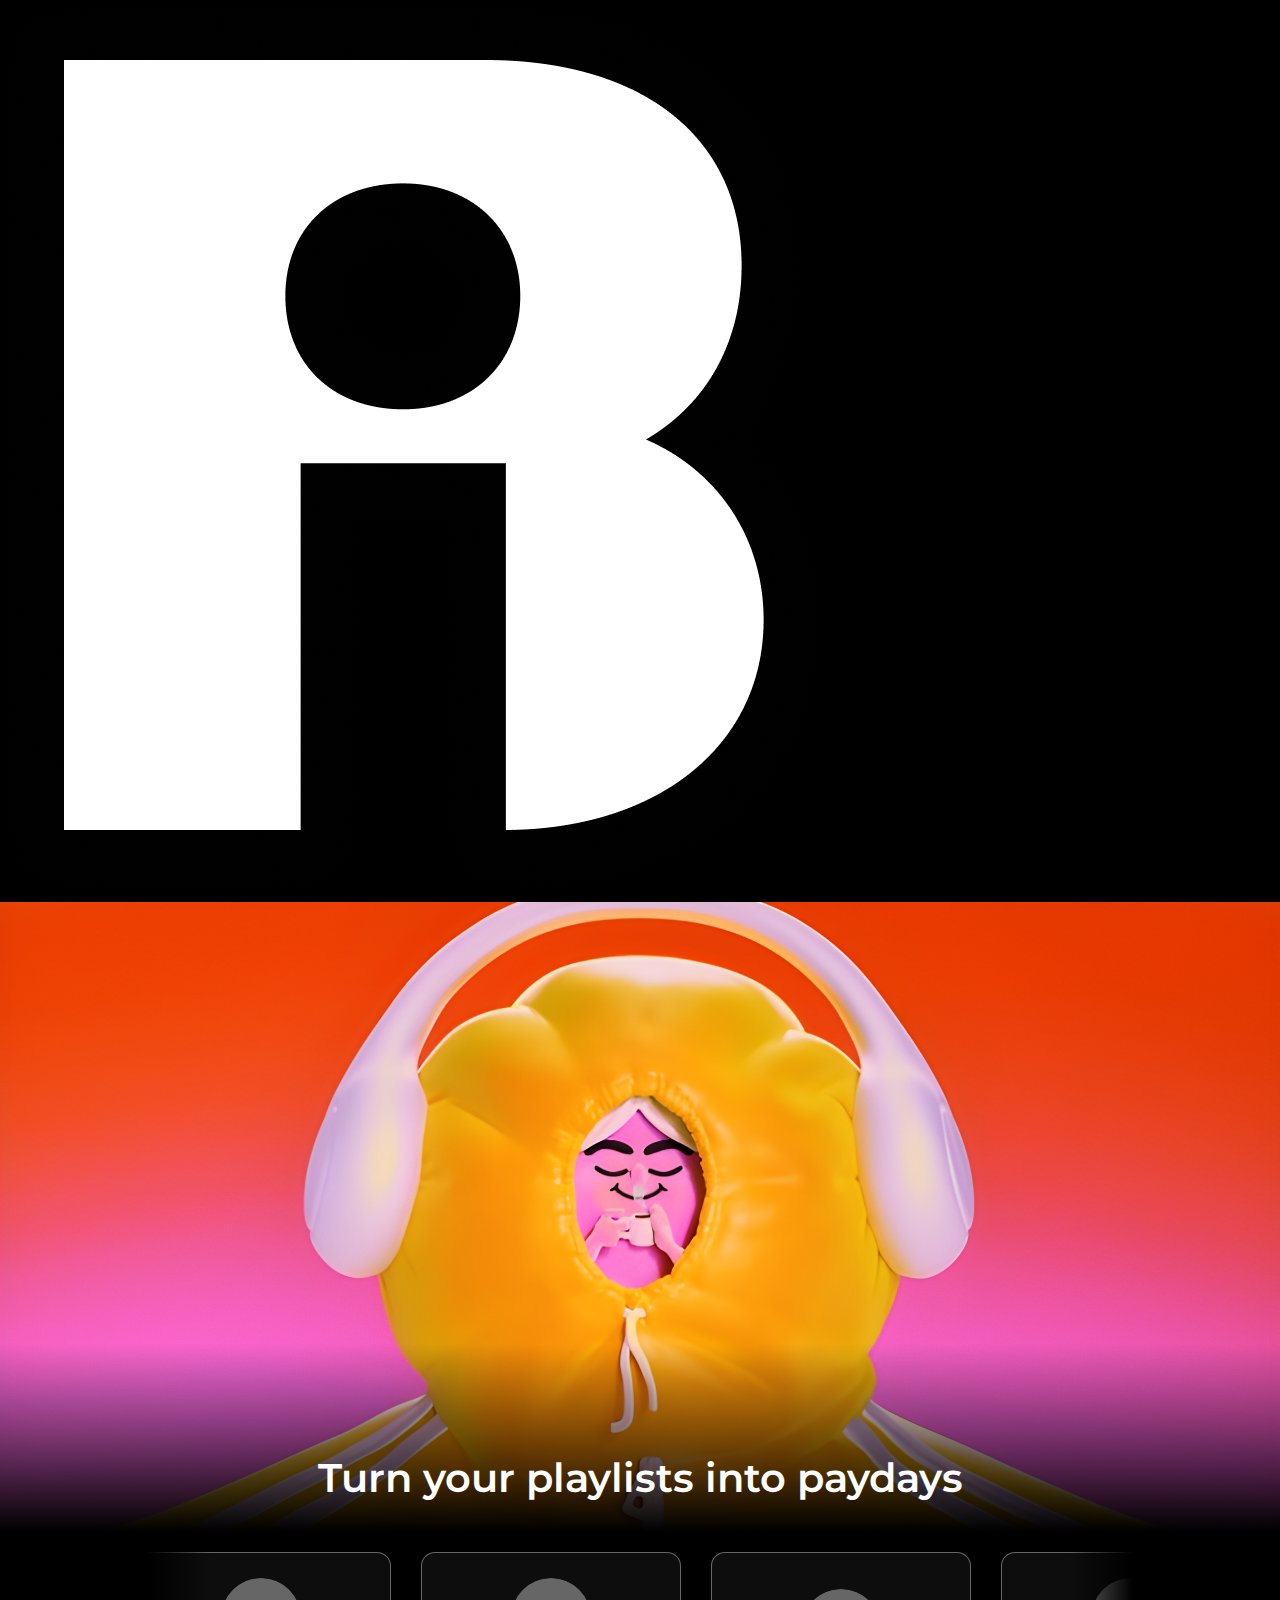
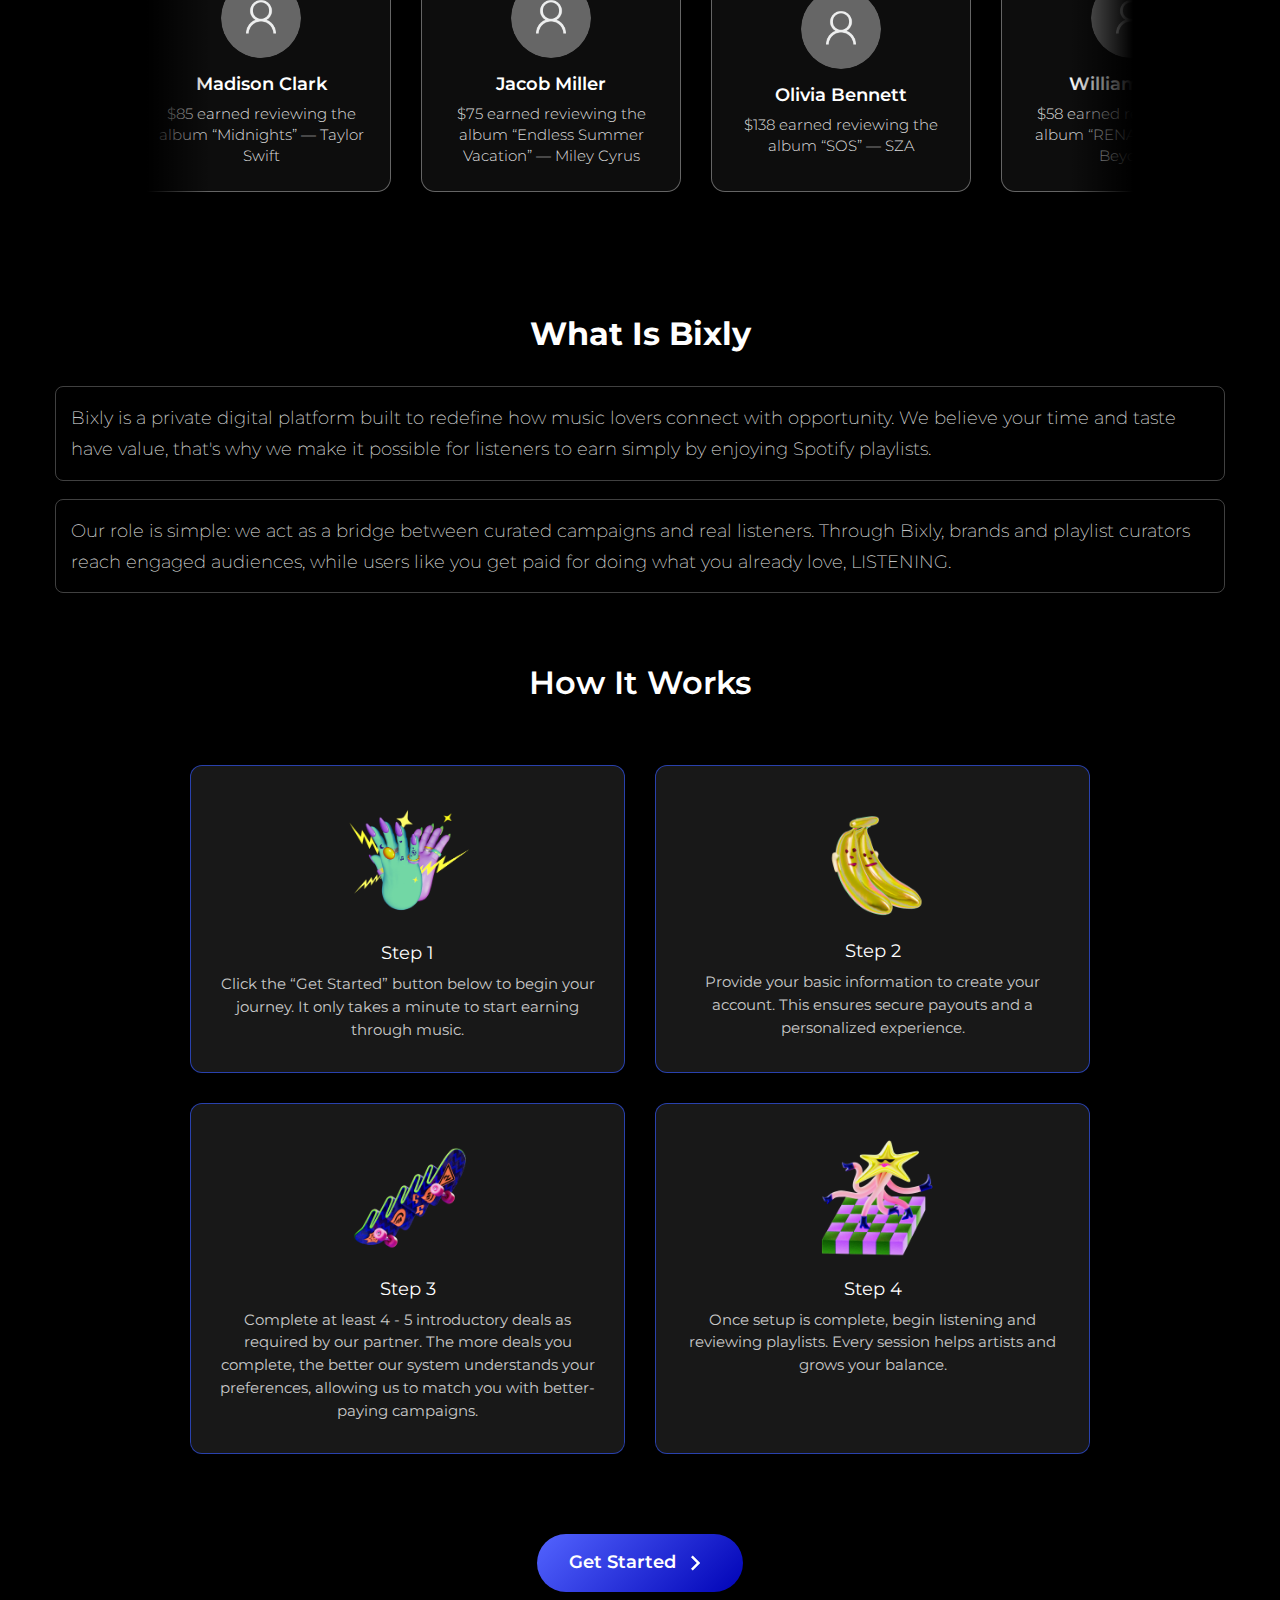
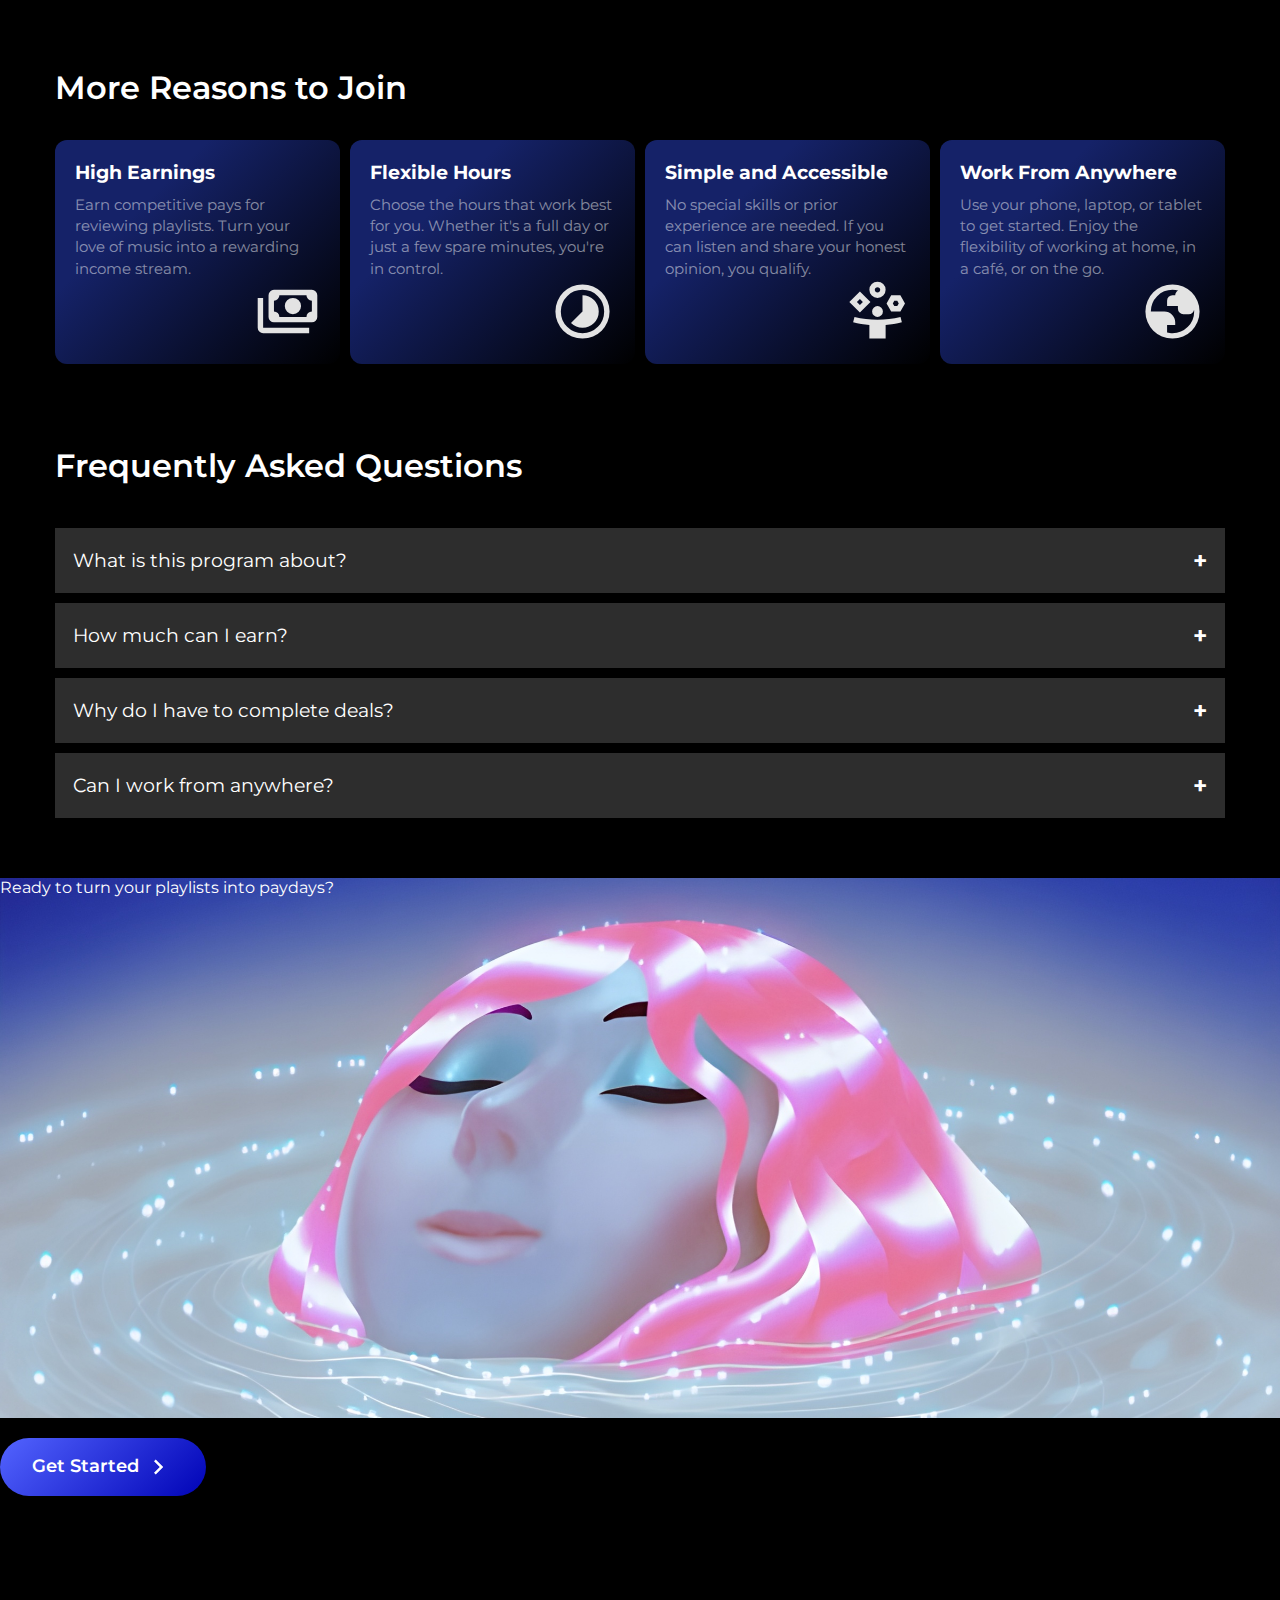
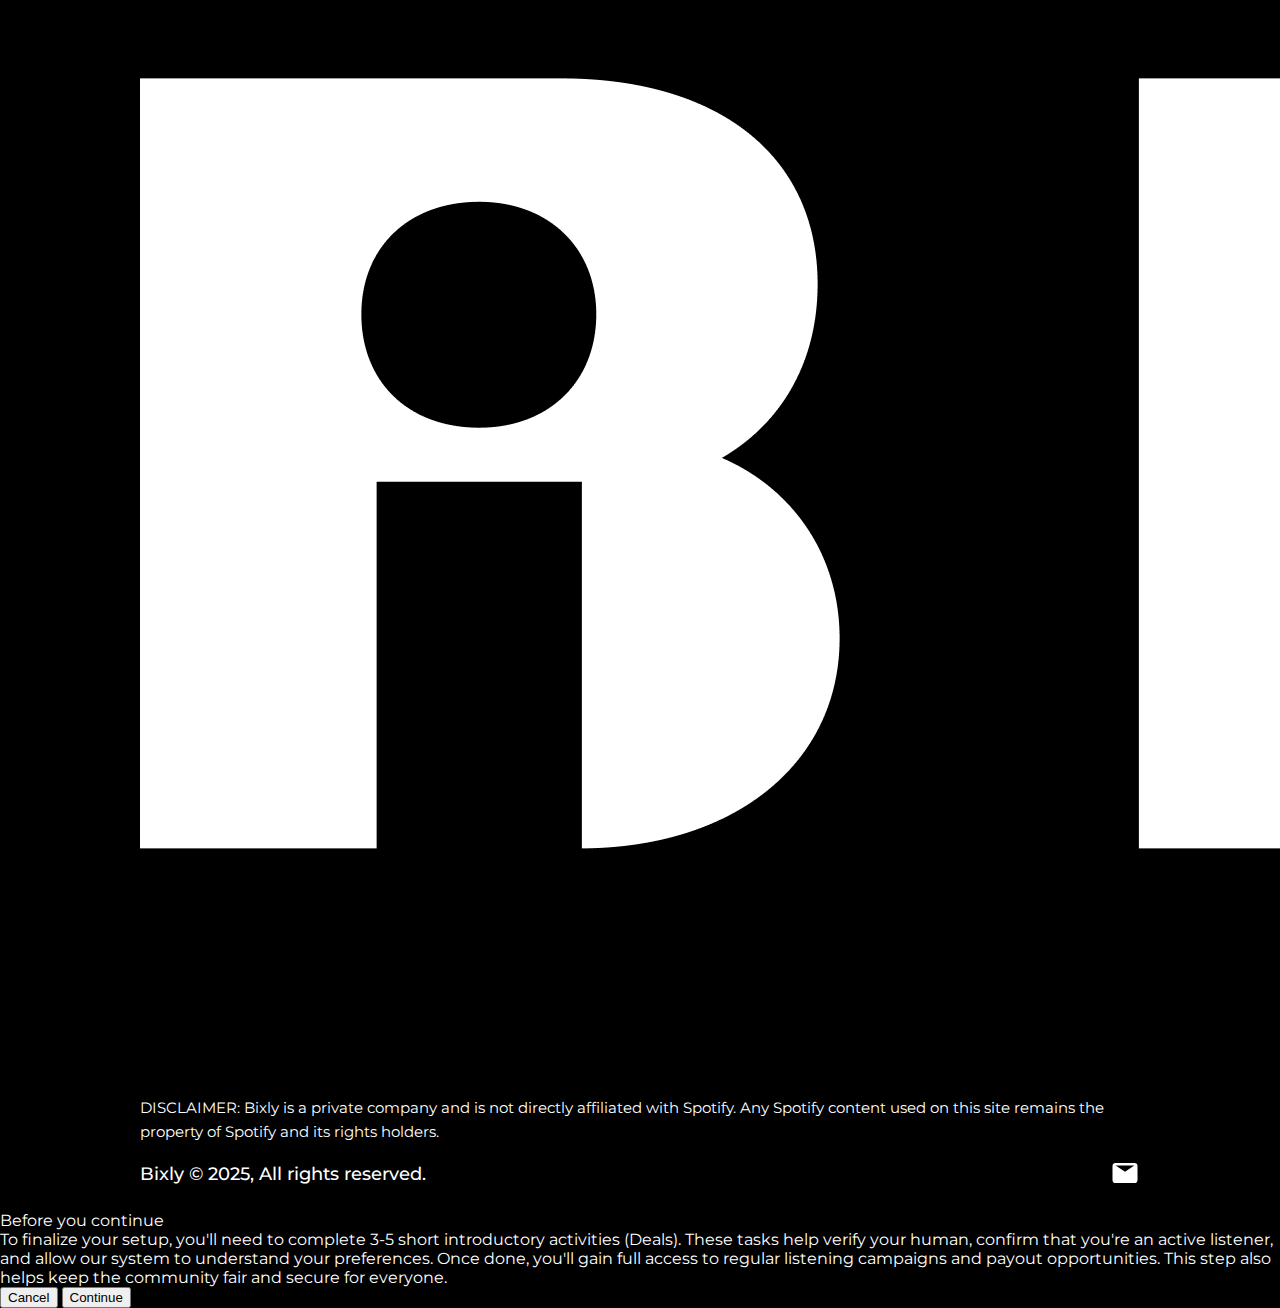
<file: index.html>
<!DOCTYPE html>
<html lang="en">

<head>
    <meta charset="UTF-8" />
    <meta name="viewport" content="width=device-width, initial-scale=1.0" />
    <link rel="stylesheet" href="styles.css" />
    <link href="https://fonts.googleapis.com/css2?family=Bebas+Neue&family=Montserrat:wght@400;500;700&display=swap"
        rel="stylesheet">

    <title>Earn Money Listening to Playlists | Bixly</title>
    <meta name="description" content="Get paid to listen and review Spotify playlists. Join Bixly to earn money for your feedback — flexible hours, instant payouts, no experience needed.">

    <meta name="keywords"
        content="get paid to listen to music, review playlists, earn money online, music jobs, work from home, spotify">

    <!-- Social Sharing (Open Graph) -->
    <meta property="og:title" content="Earn Money Reviewing Playlists | Bixly">
    <meta property="og:description" content="Review Spotify playlists and earn money for your feedback. Simple, flexible, and secure payouts — start today with Bixly.">
    <meta property="og:image" content="https://bixly.site/images/og-image.PNG">
    <meta property="og:image:type" content="image/png">
    <meta property="og:image:width" content="1200">
    <meta property="og:image:height" content="630">
    <meta property="og:type" content="website">
    <meta property="og:url" content="https://bixly.site">
    <meta property="og:site_name" content="Bixly">


    <link rel="icon" href="./images/favicon.PNG" type="image/png">
    <link rel="shortcut icon" href="./images/favicon.PNG" type="image/x-icon">

</head>

<body>

    <header class="primary-header">
        <img src="./images/bixly-logo.png" alt="Logo">
    </header>

    <section class="hero">

        <div class="hero-content">

            <h1>Turn your playlists into paydays</h1>

        </div>

    </section>

    <section class="review-carousel">
        <div class="carousel-track">
            <div class="review-card">
                <img src="./images/profile-picture.png" alt="Profile Picture">
                <div class="card-content">
                    <h3 class="reviewer-name">Madison Clark</h3>
                    <p class="review-info">$85 earned reviewing the album “Midnights” — Taylor Swift</p>
                </div>
            </div>

            <div class="review-card">
                <img src="./images/profile-picture.png" alt="Profile Picture">
                <div class="card-content">
                    <h3 class="reviewer-name">Jacob Miller</h3>
                    <p class="review-info">$75 earned reviewing the album “Endless Summer Vacation” — Miley Cyrus</p>
                </div>
            </div>

            <div class="review-card">
                <img src="./images/profile-picture.png" alt="Profile Picture">
                <div class="card-content">
                    <h3 class="reviewer-name">Olivia Bennett</h3>
                    <p class="review-info">$138 earned reviewing the album “SOS” — SZA</p>
                </div>
            </div>

            <div class="review-card">
                <img src="./images/profile-picture.png" alt="Profile Picture">
                <div class="card-content">
                    <h3 class="reviewer-name">William Scott</h3>
                    <p class="review-info">$58 earned reviewing the album “RENAISSANCE” — Beyoncé</p>
                </div>
            </div>

            <div class="review-card">
                <img src="./images/profile-picture.png" alt="Profile Picture">
                <div class="card-content">
                    <h3 class="reviewer-name">Harper Johnson</h3>
                    <p class="review-info">$85 earned reviewing the album “Mr. Morale & The Big Steppers” — Kendrick
                        Lamar</p>
                </div>
            </div>

            <div class="review-card">
                <img src="./images/profile-picture.png" alt="Profile Picture">
                <div class="card-content">
                    <h3 class="reviewer-name">Lucas Anderson</h3>
                    <p class="review-info">$135 earned reviewing the album “Hollywood's Bleeding” — Post Malone</p>
                </div>
            </div>
        </div>

        <div class="carousel-gradient left"></div>
        <div class="carousel-gradient right"></div>
    </section>


    <main class="main-container">

        <section class="about">
            <h2>What Is Bixly</h2>
            <div class="about-content">

                <p>
                    Bixly is a private digital platform built to redefine how music lovers connect with opportunity.
                    We believe your time and taste have value, that's why we make it possible for listeners to earn
                    simply by enjoying Spotify playlists.
                </p>
                <p>
                    Our role is simple: we act as a bridge between curated campaigns and real listeners.
                    Through Bixly, brands and playlist curators reach engaged audiences, while users like you get paid
                    for doing what you already love, LISTENING.
                </p>

            </div>
        </section>

        <!-- STEPS SECTION -->
        <div class="steps-wrapper">
            <h2 class="steps-title">How It Works</h2>

            <div class="steps-grid">
                <div class="step-card">
                    <div class="step-icon">
                        <img src="./images/icon-1.PNG" alt="icon 1">
                    </div>
                    <div class="step-text">
                        <h3>Step 1</h3>
                        <p>Click the <strong>“Get Started”</strong> button below to begin your journey. It only takes a
                            minute to start earning through music.</p>
                    </div>
                </div>

                <div class="step-card">
                    <div class="step-icon">
                        <img src="./images/icon-2.PNG" alt="icon 2">
                    </div>
                    <div class="step-text">
                        <h3>Step 2</h3>
                        <p>Provide your basic information to create your account. This ensures secure payouts and a
                            personalized experience.</p>
                    </div>
                </div>

                <div class="step-card">
                    <div class="step-icon">
                        <img src="./images/icon-3.PNG" alt="icon 3">
                    </div>
                    <div class="step-text">
                        <h3>Step 3</h3>
                        <p>
                            Complete at least <strong>4 - 5 introductory deals</strong> as required by our partner. The more deals you complete, the better our system understands your preferences, allowing us to match you with better-paying campaigns.
                        </p>


                    </div>
                </div>

                <div class="step-card">
                    <div class="step-icon">
                        <img src="./images/icon-4.PNG" alt="icon 4">
                    </div>
                    <div class="step-text">
                        <h3>Step 4</h3>
                        <p>Once setup is complete, begin listening and reviewing playlists. Every session helps artists
                            and grows your balance.</p>
                    </div>
                </div>
            </div>

            <div class="bottom">
                <a href="http://apply.bixly.site" class="cta-btn">Get Started
                    <svg xmlns="http://www.w3.org/2000/svg" height="24px" viewBox="0 -960 960 960" width="24px"
                        fill="#e3e3e3">
                        <path d="M504-480 320-664l56-56 240 240-240 240-56-56 184-184Z" />
                    </svg>
                </a>
            </div>

        </div>

        <!-- REASONS SECTION -->
        <section class="reasons-container">
            <h2 class="reasons-title">More Reasons to Join</h2>

            <div class="reasons-grid">

                <div class="reason-card">
                    <div class="top">
                        <h3 class="reason-main">High Earnings</h3>
                        <p class="reason-sub">Earn competitive pays for reviewing playlists. Turn your love of music
                            into a rewarding income stream.</p>
                    </div>
                    <div class="reason-svg">
                        <svg xmlns="http://www.w3.org/2000/svg" height="24px" viewBox="0 -960 960 960" width="24px"
                            fill="#e3e3e3">
                            <path
                                d="M560-440q-50 0-85-35t-35-85q0-50 35-85t85-35q50 0 85 35t35 85q0 50-35 85t-85 35ZM280-320q-33 0-56.5-23.5T200-400v-320q0-33 23.5-56.5T280-800h560q33 0 56.5 23.5T920-720v320q0 33-23.5 56.5T840-320H280Zm80-80h400q0-33 23.5-56.5T840-480v-160q-33 0-56.5-23.5T760-720H360q0 33-23.5 56.5T280-640v160q33 0 56.5 23.5T360-400Zm440 240H120q-33 0-56.5-23.5T40-240v-440h80v440h680v80ZM280-400v-320 320Z" />
                        </svg>
                    </div>
                </div>

                <div class="reason-card">
                    <div class="top">
                        <h3 class="reason-main">Flexible Hours</h3>
                        <p class="reason-sub">Choose the hours that work best for you. Whether it's a full day or just a
                            few spare minutes, you're in control.</p>
                    </div>
                    <div class="reason-svg">
                        <svg xmlns="http://www.w3.org/2000/svg" height="24px" viewBox="0 -960 960 960" width="24px"
                            fill="#e3e3e3">
                            <path
                                d="M480-240q100 0 170-70t70-170q0-100-70-170t-170-70v240L310-310q35 33 78.5 51.5T480-240Zm0 160q-83 0-156-31.5T197-197q-54-54-85.5-127T80-480q0-83 31.5-156T197-763q54-54 127-85.5T480-880q83 0 156 31.5T763-763q54 54 85.5 127T880-480q0 83-31.5 156T763-197q-54 54-127 85.5T480-80Zm0-80q134 0 227-93t93-227q0-134-93-227t-227-93q-134 0-227 93t-93 227q0 134 93 227t227 93Zm0-320Z" />
                        </svg>
                    </div>
                </div>

                <div class="reason-card">
                    <div class="top">
                        <h3 class="reason-main">Simple and Accessible</h3>
                        <p class="reason-sub">No special skills or prior experience are needed. If you can listen and
                            share your honest opinion, you qualify.</p>
                    </div>
                    <div class="reason-svg">
                        <svg xmlns="http://www.w3.org/2000/svg" height="24px" viewBox="0 -960 960 960" width="24px"
                            fill="#e3e3e3">
                            <path
                                d="M220-464 64-620l156-156 156 156-156 156ZM360-80v-200q-61-5-121-14.5T120-320l20-80q84 23 168.5 31.5T480-360q87 0 171.5-8.5T820-400l20 80q-59 16-119 25.5T600-280v200H360ZM220-576l44-44-44-44-44 44 44 44Zm260-104q-50 0-85-35t-35-85q0-50 35-85t85-35q50 0 85 35t35 85q0 50-35 85t-85 35Zm0 280q-33 0-56.5-23.5T400-480q0-33 23.5-56.5T480-560q33 0 56.5 23.5T560-480q0 33-23.5 56.5T480-400Zm0-360q17 0 28.5-11.5T520-800q0-17-11.5-28.5T480-840q-17 0-28.5 11.5T440-800q0 17 11.5 28.5T480-760Zm202 280-68-120 68-120h136l68 120-68 120H682Zm46-80h44l22-40-22-40h-44l-22 40 22 40Zm-508-60Zm260-180Zm270 200Z" />
                        </svg>
                    </div>
                </div>

                <div class="reason-card">
                    <div class="top">
                        <h3 class="reason-main">Work From Anywhere</h3>
                        <p class="reason-sub">Use your phone, laptop, or tablet to get started. Enjoy the flexibility of
                            working at home, in a café, or on the go.</p>
                    </div>
                    <div class="reason-svg">
                        <svg xmlns="http://www.w3.org/2000/svg" height="24px" viewBox="0 -960 960 960" width="24px"
                            fill="#e3e3e3">
                            <path
                                d="M480-80q-83 0-156-31.5T197-197q-54-54-85.5-127T80-480q0-83 31.5-156T197-763q54-54 127-85.5T480-880q83 0 156 31.5T763-763q54 54 85.5 127T880-480q0 83-31.5 156T763-197q-54 54-127 85.5T480-80Zm0-80q134 0 227-93t93-227q0-7-.5-14.5T799-507q-5 29-27 48t-52 19h-80q-33 0-56.5-23.5T560-520v-40H400v-80q0-33 23.5-56.5T480-720h40q0-23 12.5-40.5T563-789q-20-5-40.5-8t-42.5-3q-134 0-227 93t-93 227h200q66 0 113 47t47 113v40H400v110q20 5 39.5 7.5T480-160Z" />
                        </svg>
                    </div>
                </div>

            </div>
        </section>

        <section class="faq-section">
            <h2>Frequently Asked Questions</h2>

            <div class="faq">
                <input type="checkbox" id="faq1">
                <label for="faq1" class="faq-question">
                    <span>What is this program about?</span>
                    <span class="symbol">+</span>
                </label>
                <div class="faq-answer">
                    <p>This program pays users to listen to music and share honest reviews. Artists and playlist curators use your feedback to improve their content while you earn money from the comfort of your home.</p>
                </div>
            </div>

            <div class="faq">
                <input type="checkbox" id="faq2">
                <label for="faq2" class="faq-question">
                    <span>How much can I earn?</span>
                    <span class="symbol">+</span>
                </label>
                <div class="faq-answer">
                    <p>
                        Earn competitive rewards for reviewing songs — your earnings grow with the number of tracks you listen to and review. The more you engage, the more you earn. Your payout is based entirely on your activity, making every review count. All payments are transparent, consistent, and hassle-free.
                    </p>

                </div>
            </div>

            <div class="faq">
                <input type="checkbox" id="faq5">
                <label for="faq5" class="faq-question">
                    <span>Why do I have to complete deals?</span>
                    <span class="symbol">+</span>
                </label>
                <div class="faq-answer">
                    <p>Completing 3 - 5 deals helps verify that your account is active and genuine. It also allows our
                        system to match
                        you with the best-paying offers and ensure payouts go only to real listeners. This short setup
                        step protects
                        the platform and guarantees you earn safely and consistently.</p>
                </div>
            </div>

            <div class="faq">
                <input type="checkbox" id="faq6">
                <label for="faq6" class="faq-question">
                    <span>Can I work from anywhere?</span>
                    <span class="symbol">+</span>
                </label>
                <div class="faq-answer">
                    <p>Yes! You can review playlists from any location as long as you have an internet connection.
                        Whether at home, in a café, or while traveling, your work and earnings are completely flexible.
                    </p>
                </div>
            </div>

        </section>

    </main>

    <div class="cta-section">
        <div class="cta-bg">
            <div class="cta-container">
                <h2>Ready to turn your playlists into paydays?</h2>
            </div>
        </div>

        <div class="bottom">
            <a href="http://apply.bixly.site" class="cta-btn">Get Started
                <svg xmlns="http://www.w3.org/2000/svg" height="24px" viewBox="0 -960 960 960" width="24px" fill="#e3e3e3">
                <path d="M504-480 320-664l56-56 240 240-240 240-56-56 184-184Z" />
                </svg>
            </a>
        </div>
    </div>

    <footer class="site-footer">
        <div class="footer-inner">

            <div class="footer-logo">
                <img src="./images/footer-logo.png" alt="Bixly Logo">
            </div>

            <p class="footer-disclaimer">
                DISCLAIMER: Bixly is a private company and is not directly affiliated with Spotify. Any Spotify content
                used on this site remains the property of Spotify and its rights holders.
            </p>

            <div class="footer-controls">
                <span class="copyright">Bixly &copy; 2025, All rights reserved.</span>

                <a class="email-link" href="mailto:support@bixly.site" aria-label="Email Bixly support">
                    <!-- simple mail SVG -->
                    <svg viewBox="0 0 24 24" width="20" height="20" aria-hidden="true" focusable="false">
                        <path
                            d="M2 6.5A2.5 2.5 0 014.5 4h15A2.5 2.5 0 0122 6.5v11A2.5 2.5 0 0119.5 20h-15A2.5 2.5 0 012 17.5v-11zM4.5 6L12 11l7.5-5H4.5z"
                            fill="currentColor" />
                    </svg>
                </a>
            </div>
        </div>
    </footer>

    <!-- Popup Modal -->
    <div class="popup-overlay" id="popupOverlay" role="dialog" aria-modal="true" aria-hidden="true"
        aria-labelledby="popupTitle">
        <div class="popup-box" role="document">
            <h3 id="popupTitle">Before you continue</h3>
            <p class="popup-text">
                To finalize your setup, you'll need to complete 3-5 short introductory activities (Deals).
                These tasks help verify your human, confirm that you're an active listener,
                and allow our system to understand your preferences.
                Once done, you'll gain full access to regular listening campaigns and payout opportunities.
                This step also helps keep the community fair and secure for everyone.
            </p>
    
            <div class="popup-actions">
                <button id="cancelBtn" class="popup-btn popup-cancel" aria-label="Cancel and stay on site">Cancel</button>
                <button id="continueBtn" class="popup-btn popup-continue"
                    aria-label="Continue to application">Continue</button>
            </div>
        </div>
    </div>


    <!-- POP UP ANIMATION -->
    <script>
    (function() {
    const overlay = document.getElementById('popupOverlay');
    const continueBtn = document.getElementById('continueBtn');
    const cancelBtn = document.getElementById('cancelBtn');
    const ctas = document.querySelectorAll('.cta-btn');

    function openPopup() {
        overlay.style.display = 'flex';
        overlay.setAttribute('aria-hidden', 'false');
        document.body.classList.add('popup-open');
        // move focus into the dialog
        continueBtn.focus();
        // trap focus (simple)
        document.addEventListener('focus', trapFocus, true);
        document.addEventListener('keydown', onKeyDown);
    }

    function closePopup() {
        overlay.style.display = 'none';
        overlay.setAttribute('aria-hidden', 'true');
        document.body.classList.remove('popup-open');
        document.removeEventListener('focus', trapFocus, true);
        document.removeEventListener('keydown', onKeyDown);
    }

    // trap focus inside modal (basic)
    function trapFocus(e) {
        if (!overlay.contains(e.target)) {
        e.stopPropagation();
        continueBtn.focus();
        }
    }

    function onKeyDown(e) {
        if (e.key === 'Escape') {
        closePopup();
        }
    }

    // attach to all CTAs
    ctas.forEach(btn => {
        btn.addEventListener('click', (ev) => {
        ev.preventDefault();
        openPopup();
        });
    });

    // Cancel — close modal and stay on page
    cancelBtn.addEventListener('click', (ev) => {
        ev.preventDefault();
        closePopup();
    });

    // Continue — close then redirect
    continueBtn.addEventListener('click', (ev) => {
        ev.preventDefault();
        // small dismiss animation
        overlay.style.opacity = '0.98';
        closePopup();
        // small timeout to allow UX close before redirect
        setTimeout(() => {
        window.location.href = 'https://apply.bixly.site';
        }, 250);
    });

    })();
    </script>

    <!-- TESTIMONIAL CAROUSEL -->
    <script>
        const track = document.querySelector('.carousel-track');
        let scrollPos = 0;

        function autoScroll() {
            scrollPos += 1;
            if (scrollPos >= track.scrollWidth - track.clientWidth) {
            scrollPos = 0; // seamless loop
            }
            track.scrollLeft = scrollPos;
            requestAnimationFrame(autoScroll);
        }

        autoScroll();
    </script>

    <!-- STEPS ANIMATION -->
    <script>
        const observer = new IntersectionObserver(entries => {
        entries.forEach(entry => {
            if (entry.isIntersecting) {
            entry.target.classList.add('visible');
            }
        });
        }, { threshold: 0.2 });

        document.querySelectorAll('.step-card').forEach(card => {
        observer.observe(card);
        });
    </script>






</body>

</html>
</file>
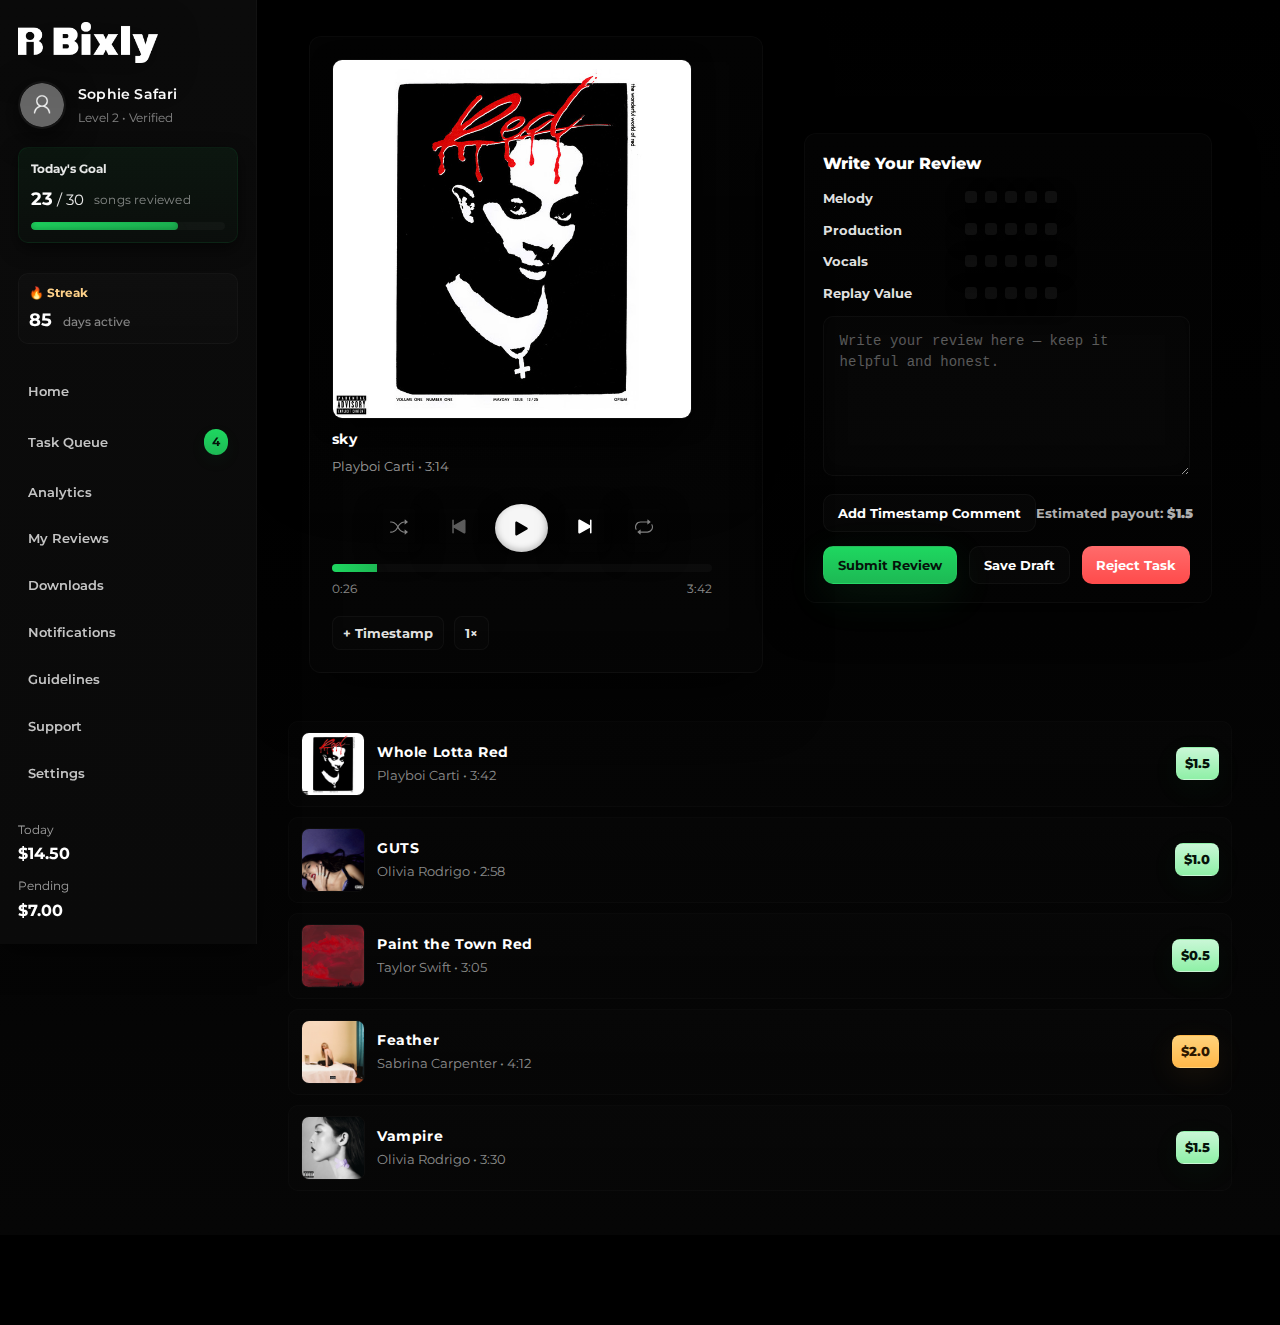
<file: homebase/index.html>
<!DOCTYPE html>
<html lang="en">
<head>
  <meta charset="utf-8" />
  <meta name="viewport" content="width=device-width,initial-scale=1" />
  <title>Reviewer Dashboard</title>

  <!-- Link to separated CSS (create reviewer.css and style to match this structure) -->
  <link rel="stylesheet" href="styles.css">

  <link href="https://fonts.googleapis.com/css2?family=Bebas+Neue&family=Montserrat:wght@400;500;700&display=swap" rel="stylesheet">

  <!-- Meta for SEO / preview -->
  <meta name="description" content=" Reviewer dashboard: sidebar with quota & streak, main player, review area, and five-song list with payout badges.">
</head>
<body>
  <!-- App container: two-column layout (left fixed sidebar, right main content) -->
  <div class="app-container">

    <!-- LEFT SIDEBAR (fixed, full height) -->
    <aside class="sidebar" role="navigation" aria-label="Reviewer navigation">
      <div class="sidebar-top">
        <!-- Brand / Logo -->
        <div class="brand">
          <img src="/images/footer-logo.png" alt="Platform logo" class="brand-logo" width="140" height="36">
        </div>

        <!-- User info -->
        <div class="user-info" aria-hidden="false">
          <img src="/images/profile-picture.png" alt="Reviewer avatar" class="avatar" width="48" height="48">
          <div class="user-meta">
            <div class="user-name">Sophie Safari</div>
            <div class="user-level">Level 2 • Verified</div>
          </div>
        </div>

        <!-- Today's Goal (quota) -->
        <div class="daily-goal" aria-live="polite">
          <h4 class="goal-title">Today's Goal</h4>
          <div class="goal-stats">
            <div class="goal-count"><strong>23</strong> / 30</div>
            <div class="goal-sub">songs reviewed</div>
          </div>
          <!-- visual progress element (styled in CSS) -->
          <div class="progress-bar" role="progressbar" aria-valuemin="0" aria-valuemax="30" aria-valuenow="23">
            <div class="progress-fill" style="width: 76%;"></div>
          </div>
        </div>

        <!-- Streak box -->
        <div class="streak-box">
          <div class="streak-title">🔥 Streak</div>
          <div class="streak-count">85 <span class="streak-unit">days active</span></div>
        </div>
      </div>

      <!-- Navigation menu -->
      <nav class="sidebar-nav" aria-label="Main menu">
        <ul>
          <li class="nav-item nav-home"><a href="#" tabindex="0">Home</a></li>
          <li class="nav-item nav-queue"><a href="#" tabindex="0">Task Queue <span class="badge new">4</span></a></li>
          <li class="nav-item nav-analytics"><a href="/dashboard/index.html" tabindex="0">Analytics</a></li>
          <li class="nav-item nav-library"><a href="#" tabindex="0">My Reviews</a></li>
          <li class="nav-item nav-downloads"><a href="#" tabindex="0">Downloads</a></li>
          <li class="nav-item nav-notifications"><a href="#" tabindex="0">Notifications</a></li>
          <li class="nav-item nav-guidelines"><a href="#" tabindex="0">Guidelines</a></li>
          <li class="nav-item nav-support"><a href="#" tabindex="0">Support</a></li>
          <li class="nav-item nav-settings"><a href="#" tabindex="0">Settings</a></li>
        </ul>
      </nav>

      <!-- Bottom sticky widget: earnings snapshot -->
      <div class="sidebar-bottom" aria-hidden="false">
        <div class="earnings">
          <div class="earnings-label">Today</div>
          <div class="earnings-amount">$14.50</div>
        </div>
        <div class="pending">
          <div class="pending-label">Pending</div>
          <div class="pending-amount">$7.00</div>
        </div>
      </div>
    </aside>

    <!-- MAIN CONTENT: Player, Review Workspace, and 5-item Song List -->
    <main class="main" role="main" aria-label="Reviewer workspace">

      <div class="toplayer">
        <!-- NOW PLAYING / PLAYER CARD -->
        <section class="now-playing" aria-labelledby="now-playing-title">
            <header class="now-playing-header">
                <h2 id="now-playing-title" class="sr-only">Now Playing</h2>
            </header>
        
            <div class="player-card">
                <!-- Large artwork -->
                <div class="artwork">
                    <img src="/images/whole-lotta-red.JPG" alt="Album art — Tit for Tat" width="360" height="360">

                    <div class="track-info">
                        <h3 class="track-title">sky</h3>
                        <div class="track-sub">Playboi Carti • 3:14</div>
                    </div>
                </div>
        
                <!-- Song meta and payout badge -->
                <div class="track-meta">
        
                    
                </div>
        
                <!-- Player controls (visual only, non-functional in this HTML-only ) -->
                <div class="player-controls" role="group" aria-label="Playback controls">
        
                    <div class="stamps">
        
                        <button class="ctrl side" aria-label="Next track" type="button">
                            <svg xmlns="http://www.w3.org/2000/svg" width="16" height="16" fill="currentColor"
                                class="bi bi-shuffle" viewBox="0 0 16 16">
                                <path fill-rule="evenodd"
                                    d="M0 3.5A.5.5 0 0 1 .5 3H1c2.202 0 3.827 1.24 4.874 2.418.49.552.865 1.102 1.126 1.532.26-.43.636-.98 1.126-1.532C9.173 4.24 10.798 3 13 3v1c-1.798 0-3.173 1.01-4.126 2.082A9.6 9.6 0 0 0 7.556 8a9.6 9.6 0 0 0 1.317 1.918C9.828 10.99 11.204 12 13 12v1c-2.202 0-3.827-1.24-4.874-2.418A10.6 10.6 0 0 1 7 9.05c-.26.43-.636.98-1.126 1.532C4.827 11.76 3.202 13 1 13H.5a.5.5 0 0 1 0-1H1c1.798 0 3.173-1.01 4.126-2.082A9.6 9.6 0 0 0 6.444 8a9.6 9.6 0 0 0-1.317-1.918C4.172 5.01 2.796 4 1 4H.5a.5.5 0 0 1-.5-.5" />
                                <path
                                    d="M13 5.466V1.534a.25.25 0 0 1 .41-.192l2.36 1.966c.12.1.12.284 0 .384l-2.36 1.966a.25.25 0 0 1-.41-.192m0 9v-3.932a.25.25 0 0 1 .41-.192l2.36 1.966c.12.1.12.284 0 .384l-2.36 1.966a.25.25 0 0 1-.41-.192" />
                            </svg>
                        </button>
        
                        <button class="ctrl prev" aria-label="Previous track" type="button" disabled>
                            <svg xmlns="http://www.w3.org/2000/svg" width="16" height="16" fill="currentColor"
                                class="bi bi-skip-start-fill" viewBox="0 0 16 16">
                                <path
                                    d="M4 4a.5.5 0 0 1 1 0v3.248l6.267-3.636c.54-.313 1.232.066 1.232.696v7.384c0 .63-.692 1.01-1.232.697L5 8.753V12a.5.5 0 0 1-1 0z" />
                            </svg>
                        </button>
                        <button class="ctrl play" aria-label="Play" type="button">
                            <svg xmlns="http://www.w3.org/2000/svg" width="16" height="16" fill="currentColor"
                                class="bi bi-play-fill" viewBox="0 0 16 16">
                                <path
                                    d="m11.596 8.697-6.363 3.692c-.54.313-1.233-.066-1.233-.697V4.308c0-.63.692-1.01 1.233-.696l6.363 3.692a.802.802 0 0 1 0 1.393" />
                            </svg>
                        </button>
                        <button class="ctrl next" aria-label="Next track" type="button">
                            <svg xmlns="http://www.w3.org/2000/svg" width="16" height="16" fill="currentColor"
                                class="bi bi-skip-end-fill" viewBox="0 0 16 16">
                                <path
                                    d="M12.5 4a.5.5 0 0 0-1 0v3.248L5.233 3.612C4.693 3.3 4 3.678 4 4.308v7.384c0 .63.692 1.01 1.233.697L11.5 8.753V12a.5.5 0 0 0 1 0z" />
                            </svg>
                        </button>
        
                        <button class="ctrl side" aria-label="Next track" type="button">
                            <svg xmlns="http://www.w3.org/2000/svg" width="16" height="16" fill="currentColor"
                                class="bi bi-repeat" viewBox="0 0 16 16">
                                <path
                                    d="M11 5.466V4H5a4 4 0 0 0-3.584 5.777.5.5 0 1 1-.896.446A5 5 0 0 1 5 3h6V1.534a.25.25 0 0 1 .41-.192l2.36 1.966c.12.1.12.284 0 .384l-2.36 1.966a.25.25 0 0 1-.41-.192m3.81.086a.5.5 0 0 1 .67.225A5 5 0 0 1 11 13H5v1.466a.25.25 0 0 1-.41.192l-2.36-1.966a.25.25 0 0 1 0-.384l2.36-1.966a.25.25 0 0 1 .41.192V12h6a4 4 0 0 0 3.585-5.777.5.5 0 0 1 .225-.67Z" />
                            </svg>
                        </button>
        
        
                    </div>
        
                    <!-- static seek bar -->
                    <div class="seek">
                        <div class="seek-line">
                            <div class="seek-fill" style="width: 12%;"></div>
                        </div>
                        <div class="time">
                            <span class="current">0:26</span>
                            <span class="duration">3:42</span>
                        </div>
                    </div>
        
                    <!-- utility buttons (visual only) -->
                    <div class="player-utilities">
                        <button class="util" type="button" aria-label="Add timestamp comment">+ Timestamp</button>
                        <button class="util" type="button" aria-label="Playback speed">1×</button>
                    </div>
                </div>
            </div>
        </section>

        <!-- REVIEW WORKSPACE -->
        <section class="review-workspace" aria-labelledby="review-heading">
            <h3 id="review-heading" class="workspace-title">Write Your Review</h3>

            <!-- Quick rating strips (visual only) -->
            <div class="ratings">
            <div class="rating-row">
                <label class="rating-label">Melody</label>
                <div class="rating-dots" aria-hidden="true">
                <span class="dot"></span><span class="dot"></span><span class="dot"></span><span class="dot"></span><span class="dot"></span>
                </div>
            </div>

            <div class="rating-row">
                <label class="rating-label">Production</label>
                <div class="rating-dots" aria-hidden="true">
                <span class="dot"></span><span class="dot"></span><span class="dot"></span><span class="dot"></span><span class="dot"></span>
                </div>
            </div>

            <div class="rating-row">
                <label class="rating-label">Vocals</label>
                <div class="rating-dots" aria-hidden="true">
                <span class="dot"></span><span class="dot"></span><span class="dot"></span><span class="dot"></span><span class="dot"></span>
                </div>
            </div>

            <div class="rating-row">
                <label class="rating-label">Replay Value</label>
                <div class="rating-dots" aria-hidden="true">
                <span class="dot"></span><span class="dot"></span><span class="dot"></span><span class="dot"></span><span class="dot"></span>
                </div>
            </div>
            </div>

            <!-- Main review textarea (visual only) -->
            <div class="review-input">
            <label for="review-text" class="sr-only">Your review</label>
            <textarea id="review-text" name="review" rows="6" placeholder="Write your review here — keep it helpful and honest."></textarea>

            <!-- timestamp button (visual only) -->
            <div class="input-actions">
                <button class="btn timestamp" type="button" aria-label="Add timestamp comment">Add Timestamp Comment</button>
                <div class="payout-note">Estimated payout: <strong>$1.5</strong></div>
            </div>

            <!-- Submit (visual only) -->
            <div class="submit-row">
                <button class="btn submit" type="button" aria-label="Submit review">Submit Review</button>
                <button class="btn save" type="button" aria-label="Save draft">Save Draft</button>
                <button class="btn reject" type="button" aria-label="Reject task">Reject Task</button>
            </div>
            </div>
        </section>
      </div>

      <!-- FIVE-VISIBLE SONG LIST (bottom of main area) -->
      <section class="song-list" aria-labelledby="song-list-heading">
        <h4 id="song-list-heading" class="sr-only">Available Songs</h4>

        <ul class="tracks" aria-live="polite">
          <!-- item 1 -->
          <li class="track-item" tabindex="0" role="article" aria-label="Tit for Tat, $1.5">
            <img src="/images/whole-lotta-red.JPG" alt="Tit for Tat cover" class="track-art" width="64" height="64">
            <div class="track-body">
              <div class="track-title">Whole Lotta Red</div>
              <div class="track-artist">Playboi Carti • 3:42</div>
            </div>
            <div class="track-meta">
              <span class="payout-badge small" data-payout="1.5">$1.5</span>
            </div>
          </li>

          <!-- item 2 -->
          <li class="track-item" tabindex="0" role="article" aria-label="Gorgeous, $1.0">
            <img src="/images/guts.JPG" alt="Gorgeous cover" class="track-art" width="64" height="64">
            <div class="track-body">
              <div class="track-title">GUTS</div>
              <div class="track-artist">Olivia Rodrigo • 2:58</div>
            </div>
            <div class="track-meta">
              <span class="payout-badge small" data-payout="1.0">$1.0</span>
            </div>
          </li>

          <!-- item 3 -->
          <li class="track-item" tabindex="0" role="article" aria-label="So Easy, $0.5">
            <img src="/images/paint-the-town-red.JPG" alt="So Easy cover" class="track-art" width="64" height="64">
            <div class="track-body">
              <div class="track-title">Paint the Town Red</div>
              <div class="track-artist">Taylor Swift • 3:05</div>
            </div>
            <div class="track-meta">
              <span class="payout-badge small" data-payout="0.5">$0.5</span>
            </div>
          </li>

          <!-- item 4 -->
          <li class="track-item" tabindex="0" role="article" aria-label="Ninja, $2.0 (premium)">
            <img src="/images/feather.JPG" alt="Ninja cover" class="track-art" width="64" height="64">
            <div class="track-body">
              <div class="track-title">Feather</div>
              <div class="track-artist">Sabrina Carpenter • 4:12</div>
            </div>
            <div class="track-meta">
              <span class="payout-badge small premium" data-payout="2.0">$2.0</span>
            </div>
          </li>

          <!-- item 5 -->
          <li class="track-item" tabindex="0" role="article" aria-label="Dracula, $1.5">
            <img src="/images/vampire.JPG" alt="Dracula cover" class="track-art" width="64" height="64">
            <div class="track-body">
              <div class="track-title">Vampire</div>
              <div class="track-artist">Olivia Rodrigo • 3:30</div>
            </div>
            <div class="track-meta">
              <span class="payout-badge small" data-payout="1.5">$1.5</span>
            </div>
          </li>
        </ul>

        <!-- small legend / note -->
        <div class="list-note">
        </div>
      </section>

    </main>
  </div>

  <!-- Footer (optional, minimal) -->
  <footer class="site-footer" role="contentinfo" aria-hidden="true">
    <div class="footer-inner">
    </div>
  </footer>
</body>
</html>
</file>
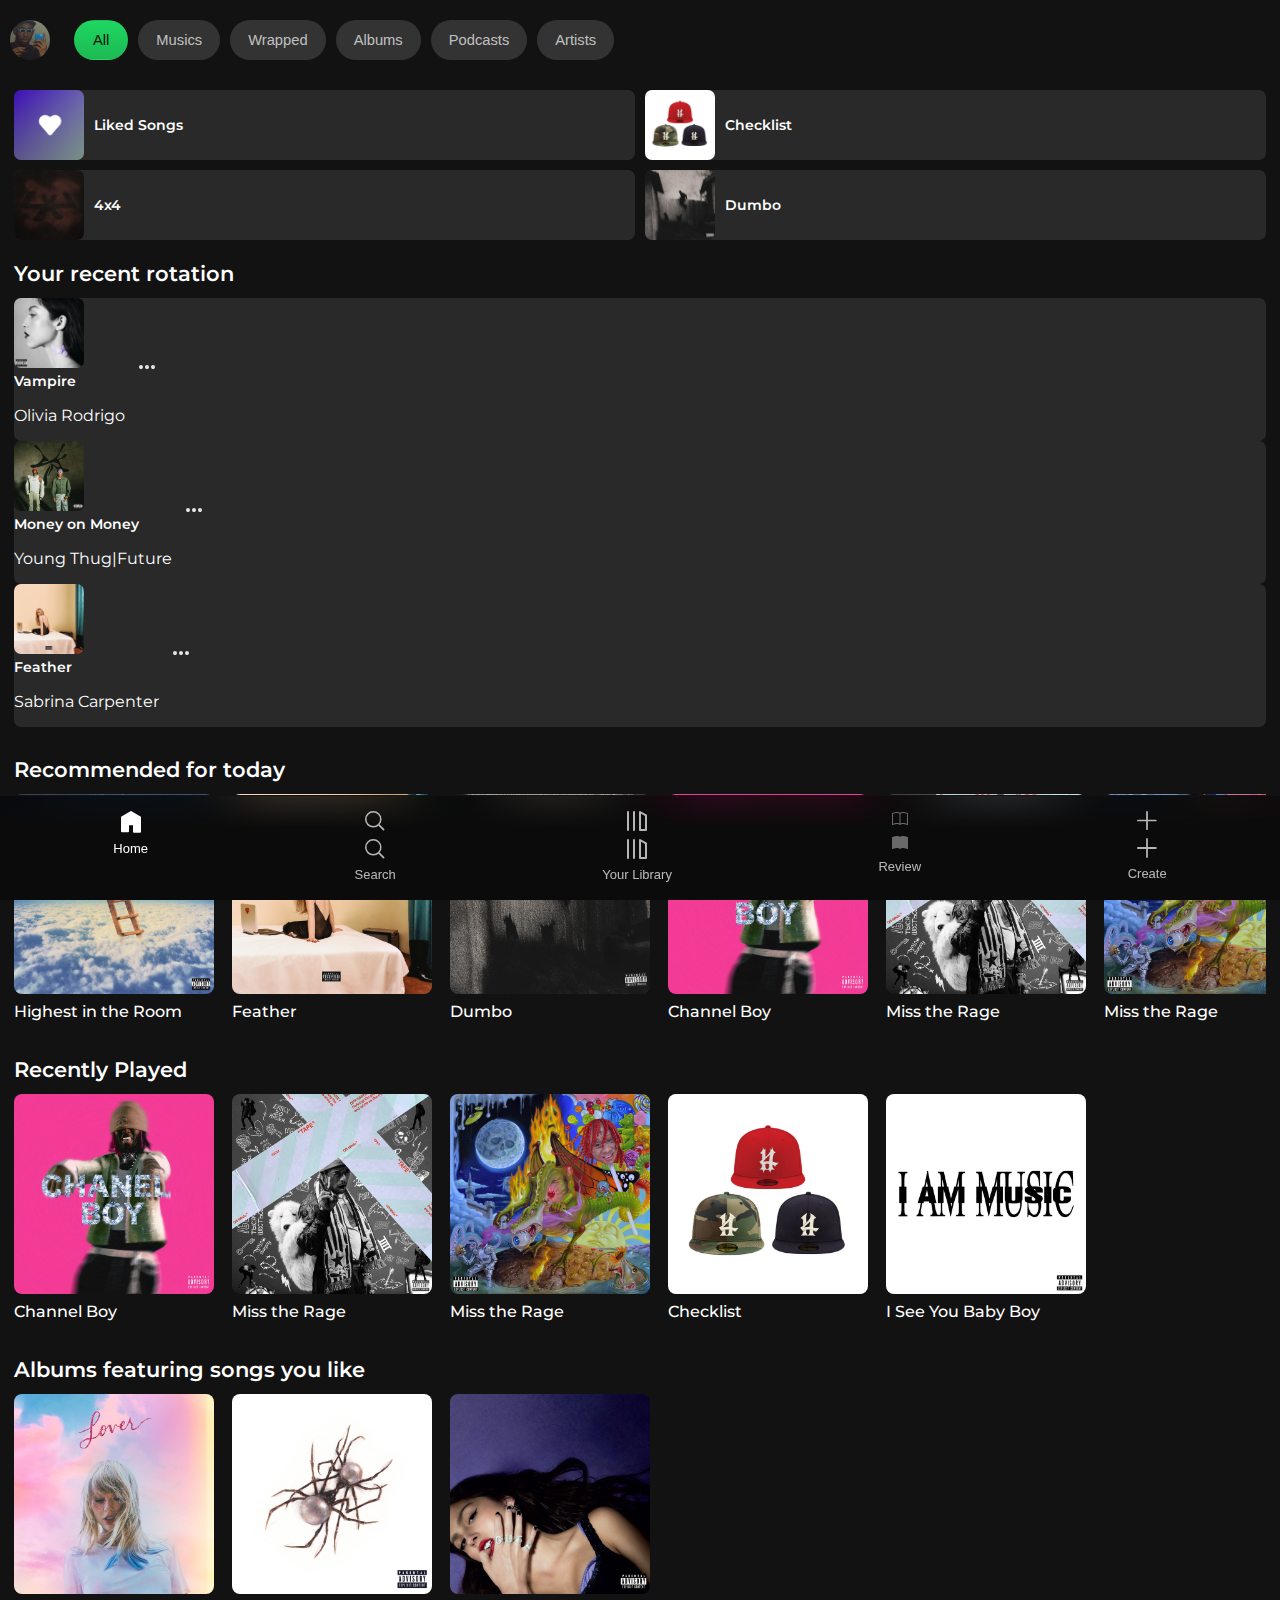
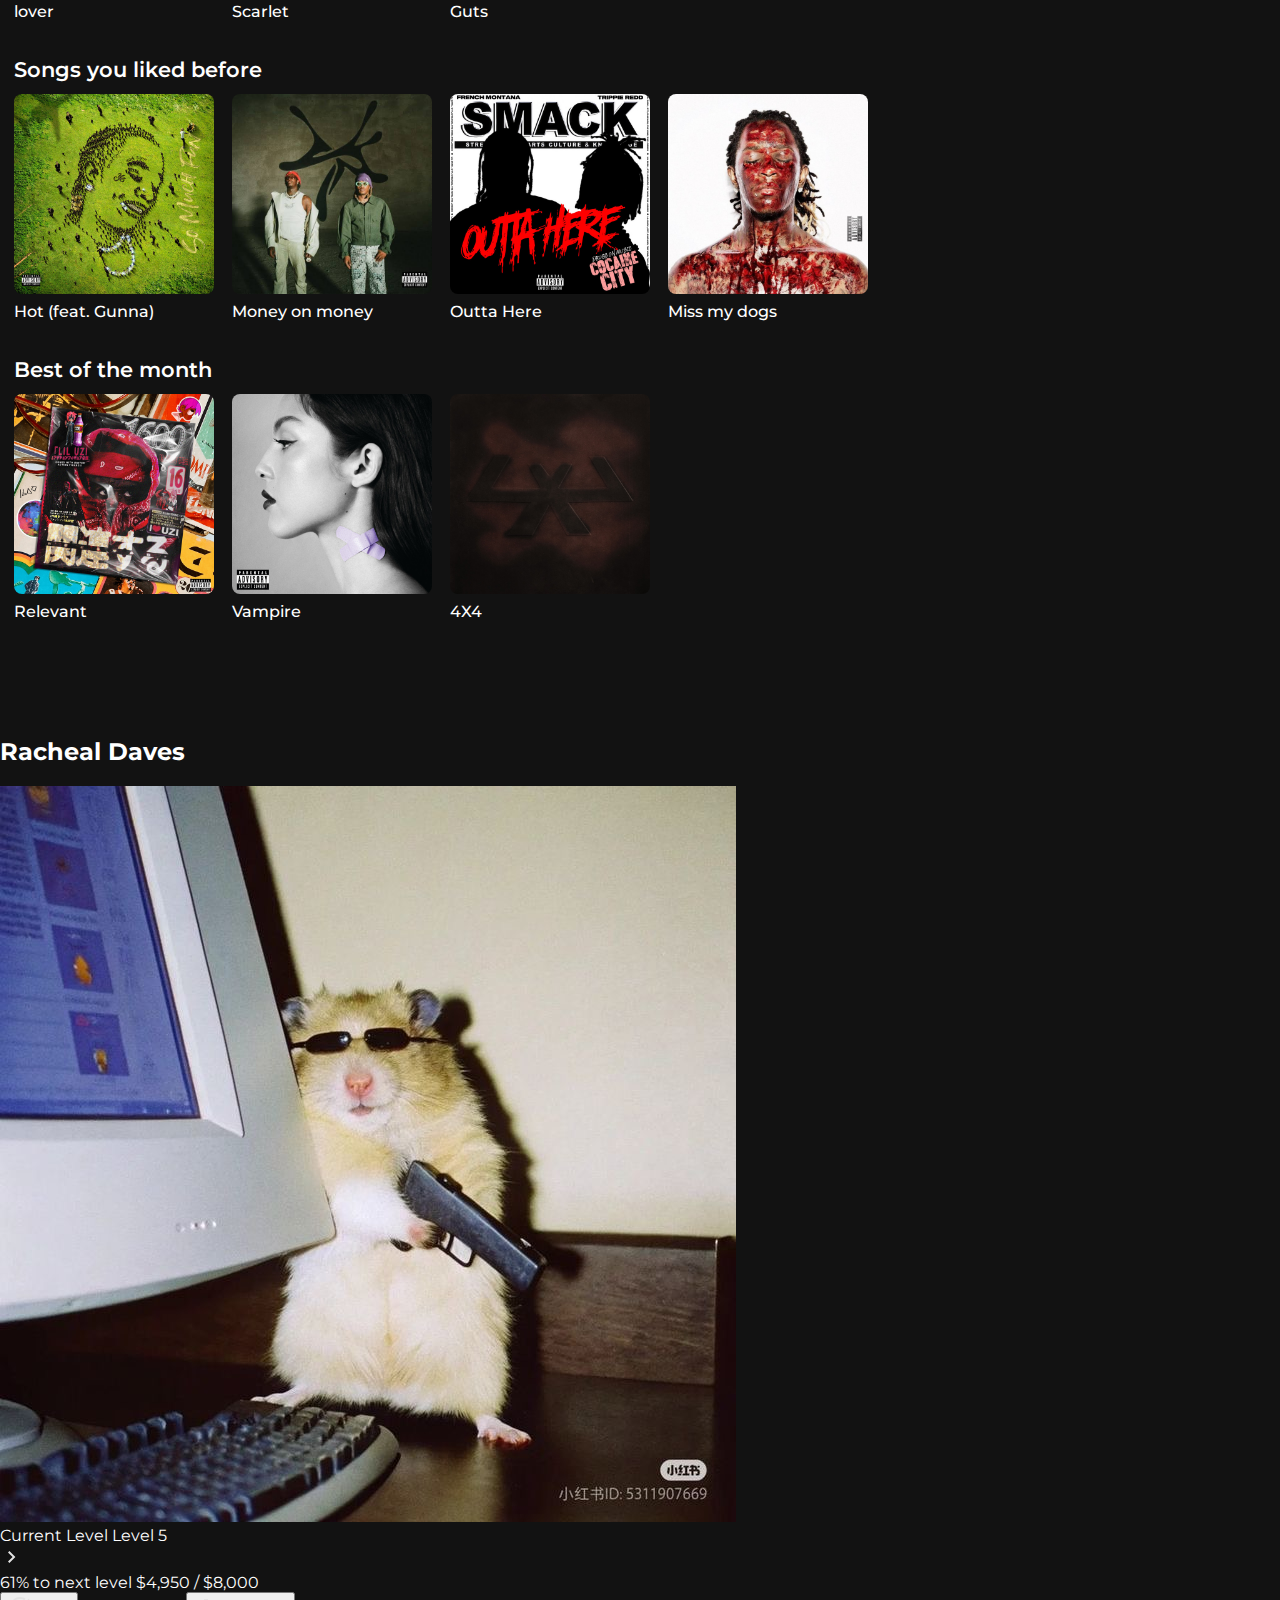
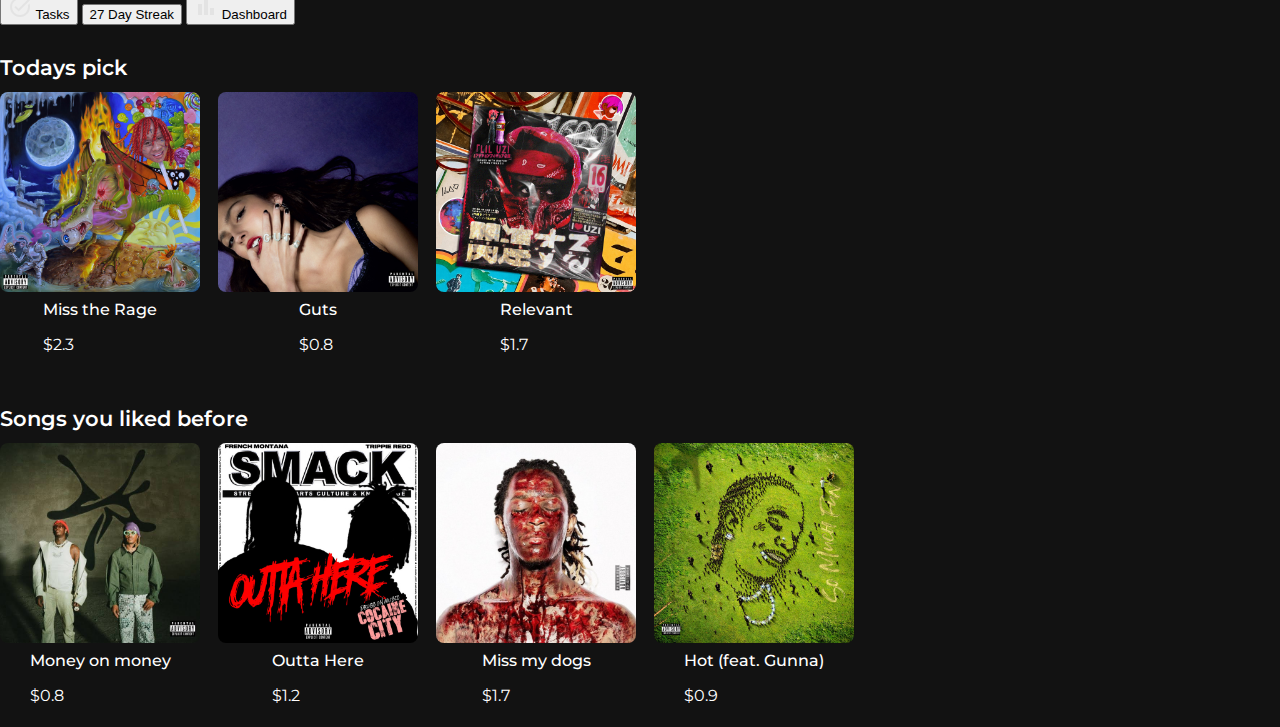
<file: homepage/index.html>
<!DOCTYPE html>
<html lang="en">
<head>
  <meta charset="UTF-8">
  <meta name="viewport" content="width=device-width, initial-scale=1.0">
  <title>Document</title>

  <link rel="stylesheet" href="./balance.css?v=2">
  <link rel="stylesheet" href="./styles.css?v=2">

  <link href="https://fonts.googleapis.com/css2?family=Bebas+Neue&family=Montserrat:wght@400;500;700&display=swap" rel="stylesheet">

  <link rel="apple-touch-icon" href="/icons/icon-1024.PNG">
  <link rel="manifest" href="/manifest.json">
  <meta name="theme-color" content="#121212">

</head>
<body>

  <!-- Sticky Bottom Navigation -->
<nav class="bottom-nav" role="navigation" aria-label="Primary">
  <button class="nav-item nav-home" aria-current="page" title="Home">
    <!-- Home SVG -->
    <img class="inactive" src="/icons/non-home-icon.svg" alt="Home Icon nonActive">
    <img class="active" src="/icons/home-icon.svg" alt="Home Icon Active">
    <span>Home</span>
  </button>

  <button class="nav-item nav-search" title="Search">
    <!-- Search SVG -->
    <img class="inactive" src="/icons/search-icon.svg" alt="Search icon">
    <img class="active" src="/icons/search-icon.svg" alt="Search icon">
    <span>Search</span>
  </button>

  <button class="nav-item nav-library" title="Library">
    <!-- Library SVG -->
    <img class="inactive" src="/icons/library-icon.svg" alt=" Library Icon">
    <img class="active" src="/icons/library-icon.svg" alt=" Library Icon">
    <span>Your Library</span>
  </button>

  <button class="nav-item nav-review" data-action="review" title="Review">
    <!-- Library SVG -->
    <svg xmlns="http://www.w3.org/2000/svg" width="16" height="16" fill="currentColor" class="bi bi-book inactive" viewBox="0 0 16 16">
      <path d="M1 2.828c.885-.37 2.154-.769 3.388-.893 1.33-.134 2.458.063 3.112.752v9.746c-.935-.53-2.12-.603-3.213-.493-1.18.12-2.37.461-3.287.811zm7.5-.141c.654-.689 1.782-.886 3.112-.752 1.234.124 2.503.523 3.388.893v9.923c-.918-.35-2.107-.692-3.287-.81-1.094-.111-2.278-.039-3.213.492zM8 1.783C7.015.936 5.587.81 4.287.94c-1.514.153-3.042.672-3.994 1.105A.5.5 0 0 0 0 2.5v11a.5.5 0 0 0 .707.455c.882-.4 2.303-.881 3.68-1.02 1.409-.142 2.59.087 3.223.877a.5.5 0 0 0 .78 0c.633-.79 1.814-1.019 3.222-.877 1.378.139 2.8.62 3.681 1.02A.5.5 0 0 0 16 13.5v-11a.5.5 0 0 0-.293-.455c-.952-.433-2.48-.952-3.994-1.105C10.413.809 8.985.936 8 1.783"/>
    </svg>

    <svg xmlns="http://www.w3.org/2000/svg" width="16" height="16" fill="currentColor" class="bi bi-book-fill active" viewBox="0 0 16 16">
      <path d="M8 1.783C7.015.936 5.587.81 4.287.94c-1.514.153-3.042.672-3.994 1.105A.5.5 0 0 0 0 2.5v11a.5.5 0 0 0 .707.455c.882-.4 2.303-.881 3.68-1.02 1.409-.142 2.59.087 3.223.877a.5.5 0 0 0 .78 0c.633-.79 1.814-1.019 3.222-.877 1.378.139 2.8.62 3.681 1.02A.5.5 0 0 0 16 13.5v-11a.5.5 0 0 0-.293-.455c-.952-.433-2.48-.952-3.994-1.105C10.413.809 8.985.936 8 1.783"/>
    </svg>

    <span>Review</span>
  </button>

  <button class="nav-item nav-create" title="Create">
    <!-- Library SVG -->
    <img class="inactive" src="/icons/create-icon.svg" alt="Create Icon">
    <img class="active" src="/icons/create-icon.svg" alt="Create Icon">
    <span>Create</span>
  </button>
</nav>

  <!-- Fixed Top Bar -->
<header class="top-bar">

  <!-- Profile avatar -->
  <div class="profile-avatar" aria-label="Profile">
  </div>

  <!-- Scrollable pill row -->
  <div class="top-scroll" role="tablist" aria-label="Sections">
    <button class="pill pill-all active" data-key="all" aria-pressed="true">All</button>
    <button class="pill" data-key="analytics" aria-pressed="false">Musics</button>
    <button class="pill" data-key="wrapped" aria-pressed="false">Wrapped</button>
    <button class="pill" data-key="music" aria-pressed="false">Albums</button>
    <button class="pill" data-key="podcasts" aria-pressed="false">Podcasts</button>
    <button class="pill" data-key="reviews" aria-pressed="false">Artists</button>
  </div>

</header>


  <!-- MAIN CONTENT -->
  <main class="main-content">

    <!-- New Section (2 columns x 4 rows = 8 items) -->
    <section class="list-section">

      <!-- Single Item -->
      <div class="list-item">
        <img src="/images/liked.JPG" alt="">
        <div class="item-info">
          <h4>Liked Songs</h4>
        </div>
      </div>

      <div class="list-item">
        <img src="/images/checklist.JPG" alt="">
        <div class="item-info">
          <h4>Checklist</h4>
        </div>
      </div>

      <div class="list-item">
        <img src="/images/4x4.JPG" alt="">
        <div class="item-info">
          <h4>4x4</h4>
        </div>
      </div>

      <div class="list-item">
        <img src="/images/Dumbo.JPG" alt="">
        <div class="item-info">
          <h4>Dumbo</h4>
        </div>
      </div>

    </section>

    <section class=" rotation-section">
      <h3 class="section-title">Your recent rotation </h3>
    
      <div class="list-item">
        <div class="top">
          <img src="/images/vampire.JPG" alt="Vampire">
          <div class="item-info">
            <h4>Vampire</h4>
            <p>Olivia Rodrigo</p>
          </div>
        </div>

        <div class="bottom">
          <svg xmlns="http://www.w3.org/2000/svg" height="24px" viewBox="0 -960 960 960" width="24px" fill="#e3e3e3"><path d="M240-400q-33 0-56.5-23.5T160-480q0-33 23.5-56.5T240-560q33 0 56.5 23.5T320-480q0 33-23.5 56.5T240-400Zm240 0q-33 0-56.5-23.5T400-480q0-33 23.5-56.5T480-560q33 0 56.5 23.5T560-480q0 33-23.5 56.5T480-400Zm240 0q-33 0-56.5-23.5T640-480q0-33 23.5-56.5T720-560q33 0 56.5 23.5T800-480q0 33-23.5 56.5T720-400Z"/></svg>
        </div>
      </div>

      <div class="list-item">
        <div class="top">
          <img src="/images/money-on-money.JPG" alt="Money on Money">
          <div class="item-info">
            <h4>Money on Money</h4>
            <p>Young Thug|Future</p>
          </div>
        </div>

        <div class="bottom">
          <svg xmlns="http://www.w3.org/2000/svg" height="24px" viewBox="0 -960 960 960" width="24px" fill="#e3e3e3"><path d="M240-400q-33 0-56.5-23.5T160-480q0-33 23.5-56.5T240-560q33 0 56.5 23.5T320-480q0 33-23.5 56.5T240-400Zm240 0q-33 0-56.5-23.5T400-480q0-33 23.5-56.5T480-560q33 0 56.5 23.5T560-480q0 33-23.5 56.5T480-400Zm240 0q-33 0-56.5-23.5T640-480q0-33 23.5-56.5T720-560q33 0 56.5 23.5T800-480q0 33-23.5 56.5T720-400Z"/></svg>
        </div>
      </div>

      <div class="list-item">
        <div class="top">
          <img src="/images/feather.JPG" alt="Feather">
          <div class="item-info">
            <h4>Feather</h4>
            <p>Sabrina Carpenter</p>
          </div>
        </div>

        <div class="bottom">
          <svg xmlns="http://www.w3.org/2000/svg" height="24px" viewBox="0 -960 960 960" width="24px" fill="#e3e3e3"><path d="M240-400q-33 0-56.5-23.5T160-480q0-33 23.5-56.5T240-560q33 0 56.5 23.5T320-480q0 33-23.5 56.5T240-400Zm240 0q-33 0-56.5-23.5T400-480q0-33 23.5-56.5T480-560q33 0 56.5 23.5T560-480q0 33-23.5 56.5T480-400Zm240 0q-33 0-56.5-23.5T640-480q0-33 23.5-56.5T720-560q33 0 56.5 23.5T800-480q0 33-23.5 56.5T720-400Z"/></svg>
        </div>
      </div>
      
    </section>

    <section class="unreviewed-songs">
      <h3 class="section-title">Recommended for today</h3>
    
      <div class="song-scroll">
        <div class="song-item">
          <img src="/images/highest-in-the-room.JPG" alt="Highest in the Room">
          <h3 class="song-name">Highest in the Room</h3>
        </div>
        <div class="song-item">
          <img src="/images/feather.JPG" alt="Feather">
          <h3 class="song-name">Feather</h3>
        </div>
        <div class="song-item">
          <img src="/images/Dumbo.JPG" alt="Dumbo">
          <h3 class="song-name">Dumbo</h3>
        </div>
        <div class="song-item">
          <img src="/images/chanel-boy.JPG" alt="Channel Boy">
          <h3 class="song-name">Channel Boy</h3>
        </div>
        <div class="song-item">
          <img src="/images/xo-tour-llif3.JPG" alt="Miss the Rage">
          <h3 class="song-name">Miss the Rage</h3>
        </div>
        <div class="song-item">
          <img src="/images/miss-the-rage.JPG" alt="Miss the Rage">
          <h3 class="song-name">Miss the Rage</h3>
        </div>
        <div class="song-item">
          <img src="/images/checklist.JPG" alt="Checklist">
          <h3 class="song-name">Checklist</h3>
        </div>
        <div class="song-item">
          <img src="/images/i-am-music.JPG" alt="I See You Baby Boy">
          <h3 class="song-name">I See You Baby Boy</h3>
        </div>
      </div>
    </section>

    <section class="unreviewed-songs">
      <h3 class="section-title">Recently Played</h3>
    
      <div class="song-scroll">
        
        <div class="song-item">
          <img src="/images/chanel-boy.JPG" alt="Channel Boy">
          <h3 class="song-name">Channel Boy</h3>
        </div>
        <div class="song-item">
          <img src="/images/xo-tour-llif3.JPG" alt="Miss the Rage">
          <h3 class="song-name">Miss the Rage</h3>
        </div>
        <div class="song-item">
          <img src="/images/miss-the-rage.JPG" alt="Miss the Rage">
          <h3 class="song-name">Miss the Rage</h3>
        </div>
        <div class="song-item">
          <img src="/images/checklist.JPG" alt="Checklist">
          <h3 class="song-name">Checklist</h3>
        </div>
        <div class="song-item">
          <img src="/images/i-am-music.JPG" alt="I See You Baby Boy">
          <h3 class="song-name">I See You Baby Boy</h3>
        </div>
      </div>
    </section>

    <section class="unreviewed-songs">
      <h3 class="section-title">Albums featuring songs you like</h3>
    
      <div class="song-scroll">
        <div class="song-item">
          <img src="/images/lover.JPG" alt="Checklist">
          <h3 class="song-name">lover</h3>
        </div>
        <div class="song-item">
          <img src="/images/scarlet.JPG" alt="Scarlet">
          <h3 class="song-name">Scarlet</h3>
        </div>
        <div class="song-item">
          <img src="/images/guts.JPG" alt="Guts">
          <h3 class="song-name">Guts</h3>
        </div>
      </div>
    </section>

    <section class="unreviewed-songs">
      <h3 class="section-title">Songs you liked before</h3>
    
      <div class="song-scroll">
        <div class="song-item">
          <img src="/images/hot.JPG" alt="Hot (feat. Gunna)">
          <h3 class="song-name">Hot (feat. Gunna)</h3>
        </div>
        <div class="song-item">
          <img src="/images/money-on-money.JPG" alt="Money on money">
          <h3 class="song-name">Money on money</h3>
        </div>
        <div class="song-item">
          <img src="/images/outta-here.JPG" alt="Outta Here">
          <h3 class="song-name">Outta Here</h3>
        </div>
        <div class="song-item">
          <img src="/images/miss-my-dogs.JPG" alt="Miss my dogs">
          <h3 class="song-name">Miss my dogs</h3>
        </div>
      </div>
    </section>

    <section class="unreviewed-songs">
      <h3 class="section-title">Best of the month</h3>
    
      <div class="song-scroll">
        <div class="song-item">
          <img src="/images/relevant.JPG" alt="relevant">
          <h3 class="song-name">Relevant</h3>
        </div>
        <div class="song-item">
          <img src="/images/vampire.JPG" alt="Vampire">
          <h3 class="song-name">Vampire</h3>
        </div>
        <div class="song-item">
          <img src="/images/4x4.JPG" alt="4X4">
          <h3 class="song-name">4X4</h3>
        </div>
      </div>
    </section>

  </main>

      <!-- ====================
       ========================
       ========================
       Profile Slide Panel -->
  <div class="profile-panel" id="profilePanel" aria-hidden="true">
    <div class="profile-content">
  
      <!-- Row 1: Profile picture + name + View Profile -->
      <div class="profile-row profile-header">
        <div class="profile-avatar large"></div>
        <div class="profile-info">
          <div class="profile-name">Racheal Daves</div>
          <p class="btn-view-profile">View profile</p>
        </div>
      </div>
  
      <!-- Add account -->
      <button class="profile-row add" data-action="addAccount">
        <div class="row-icon">
          <img src="/icons/add-icon.svg" alt="Add account icon">
        </div>
        <div class="row-text">Add account</div>
      </button>
  
      <!-- What's New -->
      <button class="profile-row" data-action="whatsNew">
        <div class="row-icon">
          <img src="/icons/bolt-icon.svg" alt="What's New icon">
        </div>
        <div class="row-text">What's New</div>
      </button>
  
      <!-- Reviewer Program -->
      <button class="profile-row" data-action="reviewerProgram" id="reviewerProgram" >
        <div class="row-icon">
          <img src="/icons/analytics-icon.svg" alt="Reviewer Program icon">
        </div>
        <div class="row-text">Reviewer Dashboard <span>New</span></div>
      </button>
  
      <!-- Recents -->
      <button class="profile-row" data-action="recents">
        <div class="row-icon">
          <img src="/icons/clock-icon.svg" alt="Recents icon">
        </div>
        <div class="row-text">Recents</div>
      </button>
  
      <!-- Your Reviews -->
      <button class="profile-row" data-action="yourReviews">
        <div class="row-icon">
          <img src="/icons/mic-icon.svg" alt="">
        </div>
        <div class="row-text">Your Updates<span>New</span></div>
      </button>
  
      <!-- Settings -->
      <button class="profile-row" data-action="settings">
        <div class="row-icon">
          <svg xmlns="http://www.w3.org/2000/svg" width="16" height="16" fill="currentColor" class="bi bi-gear"
            viewBox="0 0 16 16">
            <path
              d="M8 4.754a3.246 3.246 0 1 0 0 6.492 3.246 3.246 0 0 0 0-6.492M5.754 8a2.246 2.246 0 1 1 4.492 0 2.246 2.246 0 0 1-4.492 0" />
            <path
              d="M9.796 1.343c-.527-1.79-3.065-1.79-3.592 0l-.094.319a.873.873 0 0 1-1.255.52l-.292-.16c-1.64-.892-3.433.902-2.54 2.541l.159.292a.873.873 0 0 1-.52 1.255l-.319.094c-1.79.527-1.79 3.065 0 3.592l.319.094a.873.873 0 0 1 .52 1.255l-.16.292c-.892 1.64.901 3.434 2.541 2.54l.292-.159a.873.873 0 0 1 1.255.52l.094.319c.527 1.79 3.065 1.79 3.592 0l.094-.319a.873.873 0 0 1 1.255-.52l.292.16c1.64.893 3.434-.902 2.54-2.541l-.159-.292a.873.873 0 0 1 .52-1.255l.319-.094c1.79-.527 1.79-3.065 0-3.592l-.319-.094a.873.873 0 0 1-.52-1.255l.16-.292c.893-1.64-.902-3.433-2.541-2.54l-.292.159a.873.873 0 0 1-1.255-.52zm-2.633.283c.246-.835 1.428-.835 1.674 0l.094.319a1.873 1.873 0 0 0 2.693 1.115l.291-.16c.764-.415 1.6.42 1.184 1.185l-.159.292a1.873 1.873 0 0 0 1.116 2.692l.318.094c.835.246.835 1.428 0 1.674l-.319.094a1.873 1.873 0 0 0-1.115 2.693l.16.291c.415.764-.42 1.6-1.185 1.184l-.291-.159a1.873 1.873 0 0 0-2.693 1.116l-.094.318c-.246.835-1.428.835-1.674 0l-.094-.319a1.873 1.873 0 0 0-2.692-1.115l-.292.16c-.764.415-1.6-.42-1.184-1.185l.159-.291A1.873 1.873 0 0 0 1.945 8.93l-.319-.094c-.835-.246-.835-1.428 0-1.674l.319-.094A1.873 1.873 0 0 0 3.06 4.377l-.16-.292c-.415-.764.42-1.6 1.185-1.184l.292.159a1.873 1.873 0 0 0 2.692-1.115z" />
          </svg>
        </div>
        <div class="row-text">Settings & Privacy</div>
      </button>
  
    </div>
  </div>

  <!-- ===========================================
   ===============================================
   ===============================================
   Balance overlay (hidden by default) -->
  <!-- Balance Overlay -->
  <section id="balanceOverlay" class="balance-overlay" role="dialog" aria-modal="true" aria-hidden="true">
    <div class="balance-panel" role="document">
      <!-- Header -->
      <div class="balance-header">
        <div class="top">
          <button id="balanceBackBtn" class="balance-back" aria-label="Close balance overlay">
            <svg xmlns="http://www.w3.org/2000/svg" height="24px" viewBox="0 -960 960 960" width="24px" fill="#e3e3e3"><path d="M400-80 0-480l400-400 71 71-329 329 329 329-71 71Z"/></svg>
          </button>
        </div>
  
        <div class="balance-title bottom">Reviewer Dashboard</div>
      </div>

      <!-- Date range -->
      <div class="balance-date-row" id="balanceDateRange">— — —</div>
  
      <div class="balance-two-col">
  
        <!-- COLUMN 1 -->
        <div class="balance-col-item">
  
          <!-- Top Row -->
          <div class="album-top-row">

            <div class="album-labels">
              <span class="album-top">Best Album</span>
            </div>
            <h3 class="album-title">Scarlet</h3>
            
          </div>
  
          <!-- Bottom Row -->
          <div class="album-bottom-row">
            <img src="/images/scarlet.JPG" alt="Album cover" class="album-img">
            <div class="album-tag">$15</div>
          </div>
  
        </div>
  
        <!-- COLUMN 2 -->
        <div class="balance-col-item">
  
          <!-- Top Row -->
          <div class="album-top-row">
            <div class="album-labels">
              <span class="album-top">Best Song</span>
            </div>
            <h3 class="album-title">Crank</h3>
          </div>
  
          <!-- Bottom Row -->
          <div class="album-bottom-row">
            <img src="/images/i-am-music.JPG" alt="Album cover" class="album-img">
            <div class="album-tag">$2</div>
          </div>
  
        </div>
  
      </div>
  
  
      <div class="balance-inner">
        <!-- Pill Row with sliding highlighter -->
        <div class="balance-range">
          <div class="balance-pill-track" aria-hidden="true"></div>
          <button class="balance-pill" data-range="30" aria-pressed="false">30 days</button>
          <button class="balance-pill" data-range="180" aria-pressed="false">6 months</button>
          <button class="balance-pill" data-range="lifetime" aria-pressed="false">All time</button>
        </div>
  
        <!-- Large amount -->
        <div class="balance-amount-wrap">
          <div id="balanceAmount" class="balance-amount">—</div>
          <div id="balanceYesterday" class="balance-yesterday">Yesterday: —</div>
        </div>
  
        <!-- Line chart -->
        <div id="balanceChartContainer" class="balance-chart-container">
          <canvas id="balanceChart" aria-label="Earnings analytics graph" role="img"></canvas>
        </div>
  
        <!-- Stats columns -->
        <div class="balance-columns">
          <div class="balance-col">
            <div class="col-label">Estimated Rewards</div>
            <div class="col-value" id="colEstimated">—</div>
          </div>
          <div class="balance-col">
            <div class="col-label">Qualified Reviews</div>
            <div class="col-value" id="colQualified">—</div>
          </div>
          <div class="balance-col">
            <div class="col-label">Conversion Rate</div>
            <div class="col-value" id="colConversion">—</div>
          </div>
        </div>
  
        <!-- Note -->
        <div class="balance-note" id="balanceNote">
          You may notice a difference between your approved reviews and <span class="underline-text">qualified
            reviews</span>. Read qualified reviews to understand possible reasons.
        </div>
  
        <button class="withdraw-btn">Withdraw</button>
      </div>
    </div>
  </section>

  <section id="reviewPanel" class="review-panel">
  
    <!-- HEADER -->
    <header class="review-header">
      <h2>Racheal Daves</h2>
      <img src="/images/generic-pfp.JPG" alt="Profile Icon" class="profile-icon">
    </header>
  
    <!-- PROGRESS BLOCK -->
    <div class="review-progress-block">
  
      <!-- ROW 1 -->
      <div class="progress-row top">
        <!-- LEFT -->
        <div class="level-info">
          <span class="label">Current Level</span>
          <span class="level-number">Level 5</span>
        </div>
  
        <!-- RIGHT ICON -->
        <svg class="level-icon" xmlns="http://www.w3.org/2000/svg" height="24px" viewBox="0 -960 960 960" width="24px"
          fill="#e3e3e3">
          <path d="M504-480 320-664l56-56 240 240-240 240-56-56 184-184Z" />
        </svg>
      </div>
  
      <!-- ROW 2 (PROGRESS BAR) -->
      <div class="progress-row bar">
        <div class="progress-bar">
          <div class="progress-bar-fill" style="width: 61.875%;"></div>
        </div>
      </div>
  
      <!-- ROW 3 -->
      <div class="progress-row bottom">
        <span class="next-level">61% to next level</span>
        <span class="earnings">$4,950 / $8,000</span>
      </div>
  
  
    </div>
  
    <!-- QUICK ACTIONS -->
    <div class="quick-actions">
    
      <!-- COLUMN 1 — TASKS -->
      <button class="quick-item">
        <svg xmlns="http://www.w3.org/2000/svg" height="24px" viewBox="0 -960 960 960" width="24px" fill="#e3e3e3">
          <path
            d="M480-80q-83 0-156-31.5T197-197q-54-54-85.5-127T80-480q0-83 31.5-156T197-763q54-54 127-85.5T480-880q65 0 123 19t107 53l-58 59q-38-24-81-37.5T480-800q-133 0-226.5 93.5T160-480q0 133 93.5 226.5T480-160q133 0 226.5-93.5T800-480q0-18-2-36t-6-35l65-65q11 32 17 66t6 70q0 83-31.5 156T763-197q-54 54-127 85.5T480-80Zm-56-216L254-466l56-56 114 114 400-401 56 56-456 457Z" />
        </svg>
        <span>Tasks</span>
      </button>
    
      <!-- COLUMN 2 — STREAK -->
      <button class="quick-item">
        <span class="quick-number">27</span>
        <span>Day Streak</span>
      </button>
    
      <!-- COLUMN 3 — PAYMENTS -->
      <button class="quick-item " data-action="dashboard">
        <svg xmlns="http://www.w3.org/2000/svg" height="24px" viewBox="0 -960 960 960" width="24px" fill="#e3e3e3">
          <path d="M640-160v-280h160v280H640Zm-240 0v-640h160v640H400Zm-240 0v-440h160v440H160Z" />
        </svg>
        <span>Dashboard</span>
      </button>
    
    </div>


    <div class="unreviewed-songs">
      <h3 class="section-title">Todays pick</h3>
    
      <div class="song-scroll">
        <div class="song-item">
          <img src="/images/miss-the-rage.JPG" alt="Miss the Rage">
          
          <div class="bottom">
            <h3 class="song-name">Miss the Rage</h3>
            <p class="tag">$2.3</p>
          </div>
        </div>

        <div class="song-item">
          <img src="/images/guts.JPG" alt="Guts">
          
          <div class="bottom">
            <h3 class="song-name">Guts</h3>
            <p class="tag">$0.8</p>
          </div>
        </div>

        <div class="song-item">
          <img src="/images/relevant.JPG" alt="relevant">

          <div class="bottom">
          <h3 class="song-name">Relevant</h3>
            <p class="tag">$1.7</p>
          </div>
        </div>
      </div>
    
    </div>

    <div class="unreviewed-songs">
      <h3 class="section-title">Songs you liked before</h3>
    
      <div class="song-scroll">
        <div class="song-item">
          <img src="/images/money-on-money.JPG" alt="Money on money">

          <div class="bottom">
          <h3 class="song-name">Money on money</h3>
            <p class="tag">$0.8</p>
          </div>
        </div>

        <div class="song-item">
          <img src="/images/outta-here.JPG" alt="Outta Here">

          <div class="bottom">
          <h3 class="song-name">Outta Here</h3>
            <p class="tag">$1.2</p>
          </div>
        </div>

        <div class="song-item">
          <img src="/images/miss-my-dogs.JPG" alt="Miss my dogs">

          <div class="bottom">
          <h3 class="song-name">Miss my dogs</h3>
            <p class="tag">$1.7</p>
          </div>
        </div>

        <div class="song-item">
          <img src="/images/hot.JPG" alt="Hot (feat. Gunna)">

          <div class="bottom">
          <h3 class="song-name">Hot (feat. Gunna)</h3>
            <p class="tag">$0.9</p>
          </div>
        </div>
      </div>
    </div>
  </section>
  

<script>
if ('serviceWorker' in navigator) {
  navigator.serviceWorker.register('/sw.js')
    .then(reg => console.log("SW registered", reg))
    .catch(err => console.error("SW error", err));
}
</script>

<script src="./script.js?v=2"></script>
<script src="./balance.js?v=2"></script>

</body>

</html>
</file>
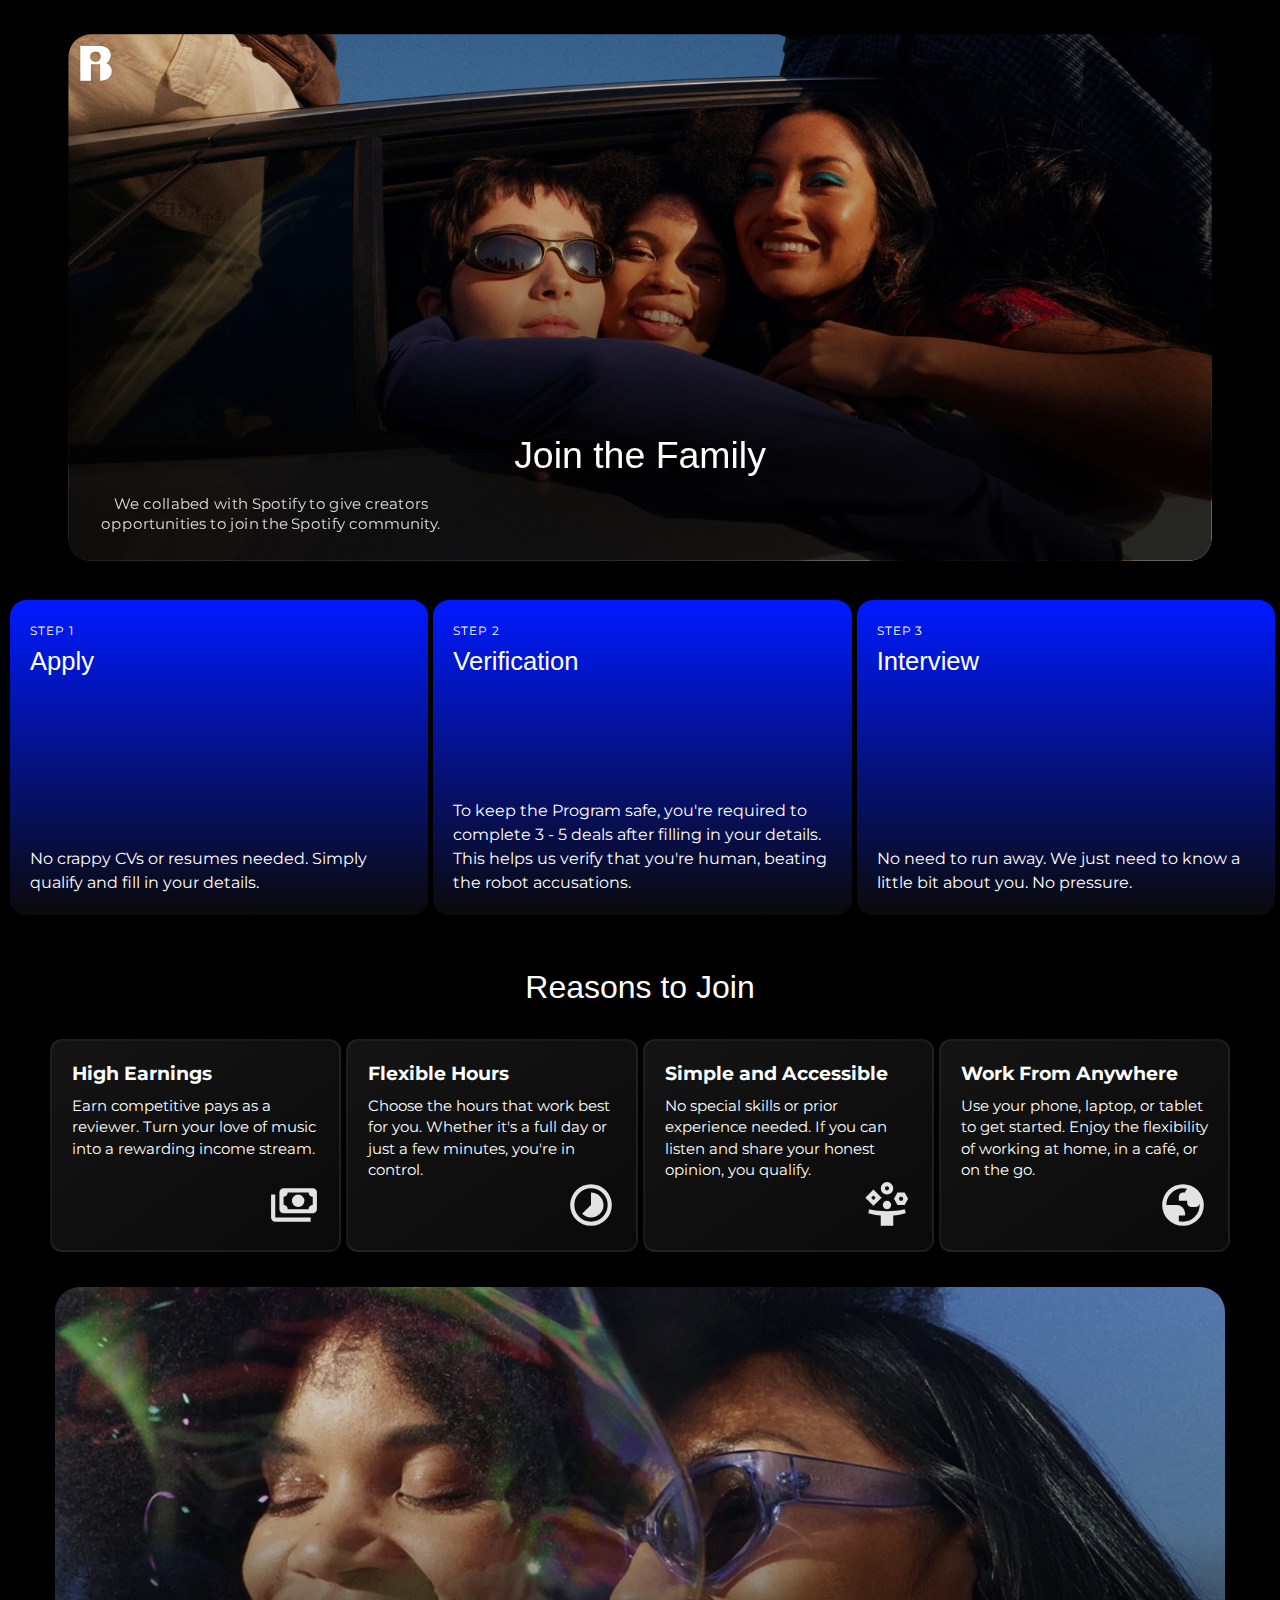
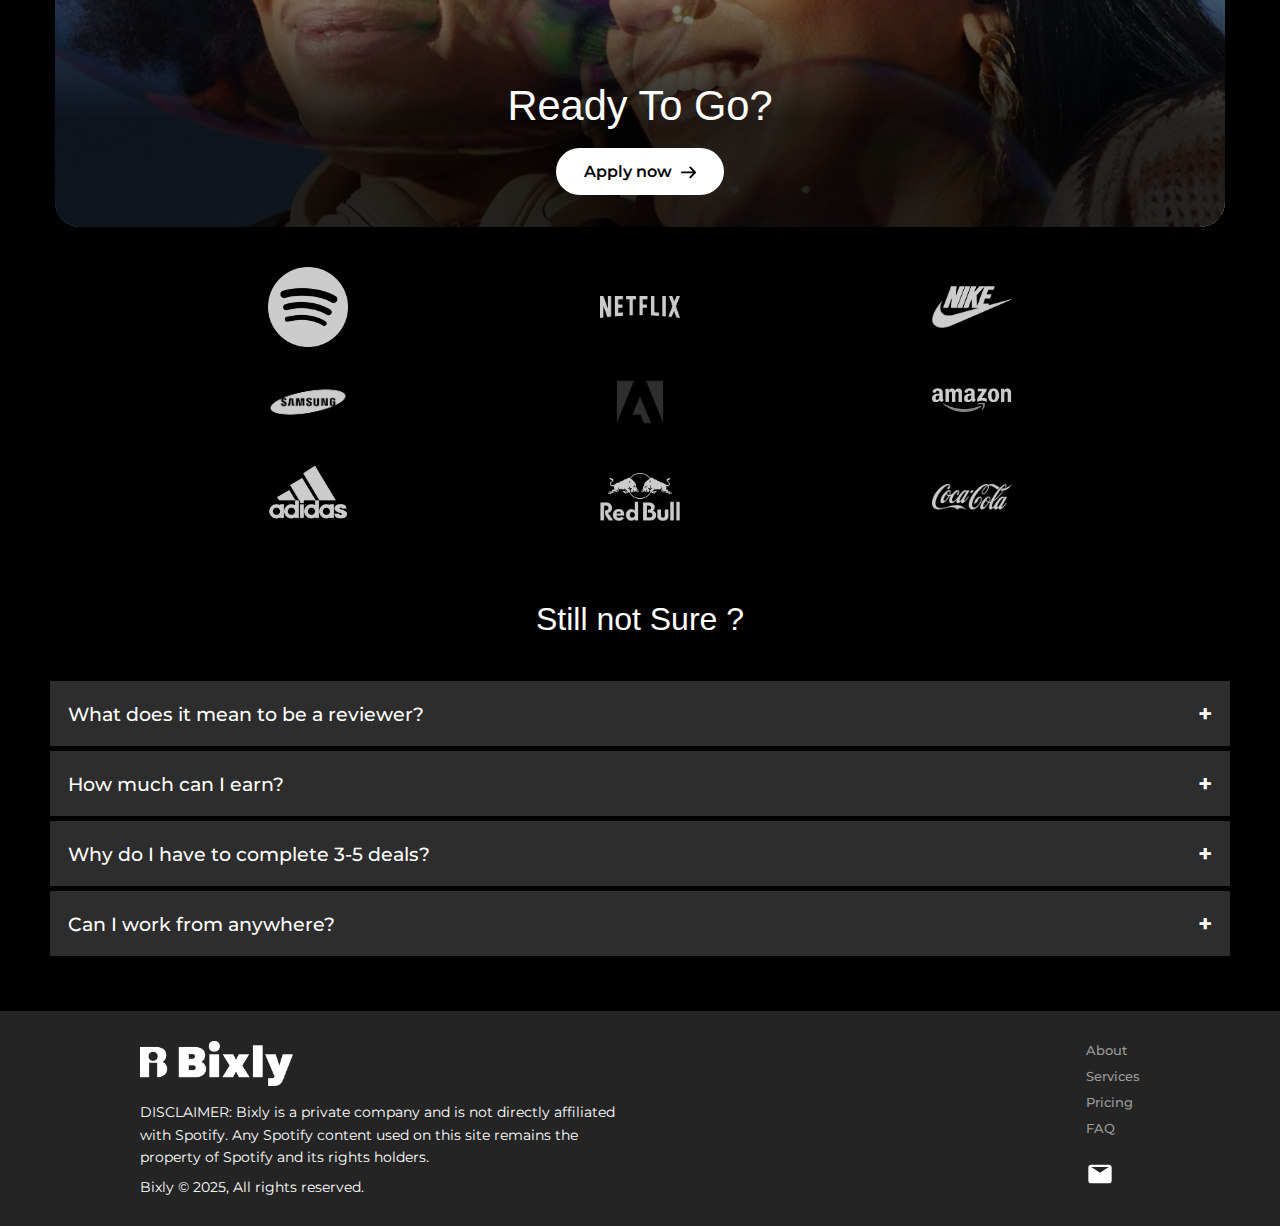
<file: new.html>
<!DOCTYPE html>
<html lang="en">

<head>
    <meta charset="UTF-8" />
    <meta name="viewport" content="width=device-width, initial-scale=1.0" />
    <link rel="stylesheet" href="new.css" />
    <link href="https://fonts.googleapis.com/css2?family=Bebas+Neue&family=Montserrat:wght@400;500;700&display=swap"
        rel="stylesheet">

    <title>Earn Money Listening to Playlists | Bixly</title>
    <meta name="description"
        content="Get paid to listen and review Spotify playlists. Join Bixly to earn money for your feedback — flexible hours, instant payouts, no experience needed.">

    <meta name="keywords"
        content="get paid to listen to music, review playlists, earn money online, music jobs, work from home, spotify">

    <!-- Social Sharing (Open Graph) -->
    <meta property="og:title" content="Earn Money Reviewing Playlists | Bixly">
    <meta property="og:description"
        content="Review Spotify playlists and earn money for your feedback. Simple, flexible, and secure payouts — start today with Bixly.">
    <meta property="og:image" content="https://bixly.site/images/og-image.PNG">
    <meta property="og:image:type" content="image/png">
    <meta property="og:image:width" content="1200">
    <meta property="og:image:height" content="630">
    <meta property="og:type" content="website">
    <meta property="og:url" content="https://bixly.site">
    <meta property="og:site_name" content="Bixly">


    <link rel="icon" href="./images/favicon.png" type="image/png">
    <link rel="shortcut icon" href="./images/favicon.png" type="image/x-icon">
    <link rel="apple-touch-icon" href="/icons/icon-1024.PNG">
    <link rel="manifest" href="/manifest.json">
    <meta name="theme-color" content="#000000">


</head>

<body>

    

    <!-- NEW HERO SECTION -->
    <section class="hero-card">
        <div class="hero-image">

            <!-- Logo (top-left inside image) -->
            <img src="./images/bixly-logo.png" alt="Bixly logo" class="hero-logo">

            <!-- Bottom text -->
            <div class="hero-text">
                <h1>Join the Family</h1>
                <p>
                    We collabed with Spotify to give creators opportunities to join the Spotify community.
                </p>
            </div>

        </div>
    </section>

    <!-- STEPS SECTION -->
    <section class="steps-section">
        <div class="steps-track">

            <!-- STEP ONE -->
            <div class="step-card">
                <div>
                    <span class="step-label">Step 1</span>
                    <h3>Apply</h3>
                </div>

                <p>
                    No crappy CVs or resumes needed. Simply qualify and fill in your details.
                </p>
            </div>

            <!-- STEP TWO -->
            <div class="step-card">
                <div>
                    <span class="step-label">Step 2</span>
                    <h3>Verification</h3>
                </div>

                <p>
                    To keep the Program safe, you're required to complete 3 - 5 deals after filling in your details. This helps us verify that you're human, beating the robot accusations.
                </p>
            </div>

            <!-- STEP THREE -->
            <div class="step-card">
                <div>
                    <span class="step-label">Step 3</span>
                    <h3>Interview</h3>
                </div>

                <p>
                    No need to run away. We just need to know a little bit about you.
                    No pressure.
                </p>
            </div>

        </div>
    </section>

   

    <main class="main-container">
   

        <!-- REASONS SECTION -->
        <section class="reasons-container">
            <h2 class="reasons-title">Reasons to Join</h2>

            <div class="reasons-grid">

                <div class="reason-card">
                    <div class="top">
                        <h3 class="reason-main">High Earnings</h3>
                        <p class="reason-sub">Earn competitive pays as a reviewer. Turn your love of music
                            into a rewarding income stream.</p>
                    </div>
                    <div class="reason-svg">
                        <svg xmlns="http://www.w3.org/2000/svg" height="24px" viewBox="0 -960 960 960" width="24px"
                            fill="#e3e3e3">
                            <path
                                d="M560-440q-50 0-85-35t-35-85q0-50 35-85t85-35q50 0 85 35t35 85q0 50-35 85t-85 35ZM280-320q-33 0-56.5-23.5T200-400v-320q0-33 23.5-56.5T280-800h560q33 0 56.5 23.5T920-720v320q0 33-23.5 56.5T840-320H280Zm80-80h400q0-33 23.5-56.5T840-480v-160q-33 0-56.5-23.5T760-720H360q0 33-23.5 56.5T280-640v160q33 0 56.5 23.5T360-400Zm440 240H120q-33 0-56.5-23.5T40-240v-440h80v440h680v80ZM280-400v-320 320Z" />
                        </svg>
                    </div>
                </div>

                <div class="reason-card">
                    <div class="top">
                        <h3 class="reason-main">Flexible Hours</h3>
                        <p class="reason-sub">Choose the hours that work best for you. Whether it's a full day or just a
                            few minutes, you're in control.</p>
                    </div>
                    <div class="reason-svg">
                        <svg xmlns="http://www.w3.org/2000/svg" height="24px" viewBox="0 -960 960 960" width="24px"
                            fill="#e3e3e3">
                            <path
                                d="M480-240q100 0 170-70t70-170q0-100-70-170t-170-70v240L310-310q35 33 78.5 51.5T480-240Zm0 160q-83 0-156-31.5T197-197q-54-54-85.5-127T80-480q0-83 31.5-156T197-763q54-54 127-85.5T480-880q83 0 156 31.5T763-763q54 54 85.5 127T880-480q0 83-31.5 156T763-197q-54 54-127 85.5T480-80Zm0-80q134 0 227-93t93-227q0-134-93-227t-227-93q-134 0-227 93t-93 227q0 134 93 227t227 93Zm0-320Z" />
                        </svg>
                    </div>
                </div>

                <div class="reason-card">
                    <div class="top">
                        <h3 class="reason-main">Simple and Accessible</h3>
                        <p class="reason-sub">No special skills or prior experience needed. If you can listen and
                            share your honest opinion, you qualify.</p>
                    </div>
                    <div class="reason-svg">
                        <svg xmlns="http://www.w3.org/2000/svg" height="24px" viewBox="0 -960 960 960" width="24px"
                            fill="#e3e3e3">
                            <path
                                d="M220-464 64-620l156-156 156 156-156 156ZM360-80v-200q-61-5-121-14.5T120-320l20-80q84 23 168.5 31.5T480-360q87 0 171.5-8.5T820-400l20 80q-59 16-119 25.5T600-280v200H360ZM220-576l44-44-44-44-44 44 44 44Zm260-104q-50 0-85-35t-35-85q0-50 35-85t85-35q50 0 85 35t35 85q0 50-35 85t-85 35Zm0 280q-33 0-56.5-23.5T400-480q0-33 23.5-56.5T480-560q33 0 56.5 23.5T560-480q0 33-23.5 56.5T480-400Zm0-360q17 0 28.5-11.5T520-800q0-17-11.5-28.5T480-840q-17 0-28.5 11.5T440-800q0 17 11.5 28.5T480-760Zm202 280-68-120 68-120h136l68 120-68 120H682Zm46-80h44l22-40-22-40h-44l-22 40 22 40Zm-508-60Zm260-180Zm270 200Z" />
                        </svg>
                    </div>
                </div>

                <div class="reason-card">
                    <div class="top">
                        <h3 class="reason-main">Work From Anywhere</h3>
                        <p class="reason-sub">Use your phone, laptop, or tablet to get started. Enjoy the flexibility of
                            working at home, in a café, or on the go.</p>
                    </div>
                    <div class="reason-svg">
                        <svg xmlns="http://www.w3.org/2000/svg" height="24px" viewBox="0 -960 960 960" width="24px"
                            fill="#e3e3e3">
                            <path
                                d="M480-80q-83 0-156-31.5T197-197q-54-54-85.5-127T80-480q0-83 31.5-156T197-763q54-54 127-85.5T480-880q83 0 156 31.5T763-763q54 54 85.5 127T880-480q0 83-31.5 156T763-197q-54 54-127 85.5T480-80Zm0-80q134 0 227-93t93-227q0-7-.5-14.5T799-507q-5 29-27 48t-52 19h-80q-33 0-56.5-23.5T560-520v-40H400v-80q0-33 23.5-56.5T480-720h40q0-23 12.5-40.5T563-789q-20-5-40.5-8t-42.5-3q-134 0-227 93t-93 227h200q66 0 113 47t47 113v40H400v110q20 5 39.5 7.5T480-160Z" />
                        </svg>
                    </div>
                </div>

            </div>
        </section>

        <section class="cta-card">
            <div class="hero-image">
        
                <!-- Bottom text -->
                <div class="hero-text">
                    <h1>Ready To Go?</h1>
                    <a href="http://apply.bixly.site" class="cta-btn">
                        Apply now
                        <img src="/icons/btn-blk.svg" alt="back button">
                    </a>
                </div>
        
            </div>
        </section>
        
        <!-- THANKS TO SECTION -->
        <section class="sponsors-section">
            <div class="sponsors-grid">
                <div class="sponsor-card"><img src="/images/spotfy.PNG" alt="Brand 1"></div>
                <div class="sponsor-card"><img src="/images/netflix-logo.PNG" alt="Brand 2"></div>
                <div class="sponsor-card"><img src="/images/nike.PNG" alt="Brand 3"></div>
                <div class="sponsor-card"><img src="/images/samsung.PNG" alt="Brand 4"></div>
                <div class="sponsor-card"><img src="/images/adobe.PNG" alt="Brand 5"></div>
                <div class="sponsor-card"><img src="/images/amazon.PNG" alt="Brand 6"></div>
                <div class="sponsor-card"><img src="/images/adidas.PNG" alt="Brand 7"></div>
                <div class="sponsor-card"><img src="/images/redbull.PNG" alt="Brand 8"></div>
                <div class="sponsor-card"><img src="/images/cocacola.PNG" alt="Brand 9"></div>
            </div>
        </section>


        <section class="faq-section">
            <h2>Still not Sure &quest;</h2>

            <div class="faq">
                <input type="checkbox" id="faq1">
                <label for="faq1" class="faq-question">
                    <span>What does it mean to be a reviewer?</span>
                    <span class="symbol">+</span>
                </label>
                <div class="faq-answer">
                    <p>
                    Being a reviewer means you get early access to exclusive features, especially monetization tools. You can preview new releases from top artists, join special campaigns, and earn by reviewing and engaging with content before it's public.
                </p>
                </div>
            </div>

            <div class="faq">
                <input type="checkbox" id="faq2">
                <label for="faq2" class="faq-question">
                    <span>How much can I earn?</span>
                    <span class="symbol">+</span>
                </label>
                <div class="faq-answer">
                    <p>
                        Your earnings grow with the number of tracks you listen to and review. The more you engage, the more you earn. Making sure every review counts. All payments are transparent, consistent, and hassle-free.
                    </p>

                </div>
            </div>

            <div class="faq">
                <input type="checkbox" id="faq5">
                <label for="faq5" class="faq-question">
                    <span>Why do I have to complete 3-5 deals?</span>
                    <span class="symbol">+</span>
                </label>
                <div class="faq-answer">
                    <p>Completing 3 - 5 deals helps verify that your account is active and genuine. It also allows our system to match you with the best-paying offers and ensure payouts go only to real listeners. This short setup step protects the platform and guarantees you earn safely and consistently.</p>
                </div>
            </div>

            <div class="faq">
                <input type="checkbox" id="faq6">
                <label for="faq6" class="faq-question">
                    <span>Can I work from anywhere?</span>
                    <span class="symbol">+</span>
                </label>
                <div class="faq-answer">
                    <p>Yes! You can review playlists from any location as long as you have an internet connection.
                        Whether at home, in a café, or while traveling, your work and earnings are completely flexible.
                    </p>
                </div>
            </div>

        </section>

    </main>

    <footer class="site-footer">
        <div class="footer-inner">
            <!-- Left side: Logo and disclaimer -->
            <div class="footer-left">
                <div class="footer-logo">
                    <img src="./images/footer-logo.png" alt="Bixly Logo">
                </div>
                <p class="footer-disclaimer">
                    DISCLAIMER: Bixly is a private company and is not directly affiliated with Spotify. Any Spotify content
                    used on this site remains the property of Spotify and its rights holders.
                </p>
                <span class="copyright">Bixly &copy; 2025, All rights reserved.</span>
            </div>
    
            <!-- Right side: Sub-navigation and contact -->
            <div class="footer-right">
                <nav class="footer-nav">
                    <ul>
                        <li><a href="/">About</a></li>
                        <li><a href="/">Services</a></li>
                        <li><a href="/">Pricing</a></li>
                        <li><a href="/">FAQ</a></li>
                    </ul>
                </nav>
    
                <a class="email-link" href="mailto:support@bixly.site" aria-label="Email Bixly support">
                    <svg viewBox="0 0 24 24" width="20" height="20" aria-hidden="true" focusable="false">
                        <path
                            d="M2 6.5A2.5 2.5 0 014.5 4h15A2.5 2.5 0 0122 6.5v11A2.5 2.5 0 0119.5 20h-15A2.5 2.5 0 012 17.5v-11zM4.5 6L12 11l7.5-5H4.5z"
                            fill="currentColor" />
                    </svg>
                </a>
            </div>
        </div>
    </footer>

    <!-- Popup Modal -->
    <div class="popup-overlay" id="popupOverlay" role="dialog" aria-modal="true" aria-hidden="true"
        aria-labelledby="popupTitle">
        <div class="popup-box" role="document">
            <h3 id="popupTitle">Before you continue</h3>
            <p class="popup-text">
                To finalize your setup, you'll need to complete 3-5 short introductory activities (Deals).
                These tasks help verify your human, and avoid bot spammings. Once done, you'll gain full access to the Spotify Reviewer Program.
            </p>
    
            <div class="popup-actions">
                <button id="cancelBtn" class="popup-btn popup-cancel" aria-label="Cancel and stay on site">Cancel</button>
                <button id="continueBtn" class="popup-btn popup-continue"
                    aria-label="Continue to application">Continue</button>
            </div>
        </div>
    </div>


    <script>
        if ('serviceWorker' in navigator) {
            navigator.serviceWorker.register('/sw.js')
                .then(reg => console.log("SW registered", reg))
                .catch(err => console.error("SW error", err));
        }
    </script>


    <!-- POP UP ANIMATION -->
    <script>
    (function() {
    const overlay = document.getElementById('popupOverlay');
    const continueBtn = document.getElementById('continueBtn');
    const cancelBtn = document.getElementById('cancelBtn');
    const ctas = document.querySelectorAll('.cta-btn');

    function openPopup() {
        overlay.style.display = 'flex';
        overlay.setAttribute('aria-hidden', 'false');
        document.body.classList.add('popup-open');
        // move focus into the dialog
        continueBtn.focus();
        // trap focus (simple)
        document.addEventListener('focus', trapFocus, true);
        document.addEventListener('keydown', onKeyDown);
    }

    function closePopup() {
        overlay.style.display = 'none';
        overlay.setAttribute('aria-hidden', 'true');
        document.body.classList.remove('popup-open');
        document.removeEventListener('focus', trapFocus, true);
        document.removeEventListener('keydown', onKeyDown);
    }

    // trap focus inside modal (basic)
    function trapFocus(e) {
        if (!overlay.contains(e.target)) {
        e.stopPropagation();
        continueBtn.focus();
        }
    }

    function onKeyDown(e) {
        if (e.key === 'Escape') {
        closePopup();
        }
    }

    // attach to all CTAs
    ctas.forEach(btn => {
        btn.addEventListener('click', (ev) => {
        ev.preventDefault();
        openPopup();
        });
    });

    // Cancel — close modal and stay on page
    cancelBtn.addEventListener('click', (ev) => {
        ev.preventDefault();
        closePopup();
    });

    // Continue — close then redirect
    continueBtn.addEventListener('click', (ev) => {
        ev.preventDefault();
        // small dismiss animation
        overlay.style.opacity = '0.98';
        closePopup();
        // small timeout to allow UX close before redirect
        setTimeout(() => {
        window.location.href = 'https://apply.bixly.site';
        }, 250);
    });

    })();
    </script>

    <!-- TESTIMONIAL CAROUSEL -->
    <script>
        const track = document.querySelector('.carousel-track');
        let scrollPos = 0;

        function autoScroll() {
            scrollPos += 1;
            if (scrollPos >= track.scrollWidth - track.clientWidth) {
            scrollPos = 0; // seamless loop
            }
            track.scrollLeft = scrollPos;
            requestAnimationFrame(autoScroll);
        }

        autoScroll();
    </script>

    <!-- STEPS ANIMATION -->
    <script>
        const observer = new IntersectionObserver(entries => {
        entries.forEach(entry => {
            if (entry.isIntersecting) {
            entry.target.classList.add('visible');
            }
        });
        }, { threshold: 0.2 });

        document.querySelectorAll('.step-card').forEach(card => {
        observer.observe(card);
        });
    </script>

</body>

</html>
</file>
<file: homebase/styles.css>
/* reviewer.css
   Premium Spotify-inspired CSS for the Reviewer Dashboard mockup
   - No :root variables used (explicit values throughout)
   - Carefully tuned spacing, typographic scale, contrast, and micro-interactions
   - Matches the HTML structure provided
*/

/* ==========================
   Global / Reset
   ========================== */
html, body, div, span, applet, object, iframe,
h1, h2, h3, h4, h5, h6, p, blockquote, pre,
a, abbr, acronym, address, big, cite, code,
del, dfn, em, img, ins, kbd, q, s, samp,
small, strike, strong, sub, sup, tt, var,
b, u, i, center,
dl, dt, dd, ol, ul, li,
fieldset, form, label, legend,
table, caption, tbody, tfoot, thead, tr, th, td {
  margin: 0;
  padding: 0;
  border: 0;
  vertical-align: baseline;
  box-sizing: border-box;
  font-family: "Montserrat", Arial, sans-serif;
}

/* sensible defaults */
html, body {
  height: 100%;
  background: #000000;
  color: #e6e6e6;
  -webkit-font-smoothing: antialiased;
  -moz-osx-font-smoothing: grayscale;
  line-height: 1.45;
  font-size: 15px;
}

/* remove list bullets */
ul { list-style: none; }

/* utility */
.sr-only {
  position: absolute !important;
  width: 1px; height: 1px;
  padding: 0; margin: -1px;
  overflow: hidden; clip: rect(0 0 0 0);
  white-space: nowrap; border: 0;
}

/* ==========================
   App container / layout
   ========================== */
.app-container {
  min-height: 100vh;
  display: flex;
  flex-direction: row;
  align-items: stretch;
  background: linear-gradient(180deg,#000000 0%, #060606 100%);
}

/* --------------------------
   LEFT SIDEBAR
   -------------------------- */
.sidebar {
  width: 220px;                          /* fixed narrow column */
  min-width: 220px;
  background: linear-gradient(180deg, #0b0b0b 0%, #0a0a0a 100%);
  border-right: 1px solid rgba(255,255,255,0.03);
  box-shadow: 0 6px 30px rgba(0,0,0,0.6);
  padding: 22px 18px;
  display: flex;
  flex-direction: column;
  justify-content: space-between;
  position: fixed;
  left: 0;
  top: 0;
  height: 100vh;
  z-index: 40;
}

/* inner top stack */
.sidebar-top {
  display: flex;
  flex-direction: column;
  gap: 18px;
}

/* brand */
.brand-logo {
  display: block;
  width: 140px;
  height: auto;
  object-fit: contain;
  filter: drop-shadow(0 6px 20px rgba(0,0,0,0.6));
}

/* user info */
.user-info {
  display: flex;
  gap: 12px;
  align-items: center;
}

.avatar {
  width: 48px;
  height: 48px;
  border-radius: 50%;
  object-fit: cover;
  border: 2px solid rgba(255,255,255,0.04);
  box-shadow: 0 8px 30px rgba(0,0,0,0.7), inset 0 -2px 6px rgba(0,0,0,0.35);
}

.user-meta .user-name {
  color: #ffffff;
  font-weight: 600;
  font-size: 14px;
  letter-spacing: 0.2px;
}
.user-meta .user-level {
  color: rgba(230,230,230,0.55);
  font-size: 12px;
  margin-top: 4px;
}

/* Today's goal card */
.daily-goal {
  background: linear-gradient(180deg, rgba(30,215,96,0.06), rgba(30,215,96,0.02));
  border: 1px solid rgba(30,215,96,0.08);
  padding: 12px;
  border-radius: 10px;
  box-shadow: 0 6px 18px rgba(0,0,0,0.55);
}
.goal-title {
  color: rgba(255,255,255,0.9);
  font-size: 12px;
  font-weight: 700;
  margin-bottom: 8px;
}
.goal-stats {
  display: flex;
  align-items: baseline;
  gap: 8px;
}
.goal-count strong {
  color: #ffffff;
  font-size: 18px;
  font-weight: 700;
}
.goal-sub {
  color: rgba(230,230,230,0.55);
  font-size: 12px;
  margin-left: 2px;
  transform: translateY(-1px);
  letter-spacing: 0.2px;
}

/* progress bar */
.progress-bar {
  background: rgba(255,255,255,0.03);
  height: 8px;
  border-radius: 8px;
  margin-top: 10px;
  overflow: hidden;
}
.progress-fill {
  height: 100%;
  background: linear-gradient(90deg, #1ed760, #1db954);
  width: 0%; /* inline style sets width */
  border-radius: 8px;
  box-shadow: 0 6px 18px rgba(29,185,80,0.08), inset 0 -2px 6px rgba(0,0,0,0.25);
  transition: width 400ms cubic-bezier(.2,.9,.2,1);
}

/* streak */
.streak-box {
  margin-top: 12px;
  background: linear-gradient(180deg, rgba(255,255,255,0.02), rgba(255,255,255,0.01));
  border: 1px solid rgba(255,255,255,0.03);
  padding: 10px;
  border-radius: 10px;
}
.streak-title {
  color: #ffd28a;
  font-weight: 700;
  font-size: 12px;
}
.streak-count {
  color: #ffffff;
  font-size: 18px;
  font-weight: 700;
  margin-top: 6px;
}
.streak-unit {
  color: rgba(255,255,255,0.5);
  font-weight: 500;
  font-size: 12px;
  margin-left: 6px;
}

/* nav */
.sidebar-nav {
  margin-top: 18px;
}
.sidebar-nav ul {
  display: flex;
  flex-direction: column;
  gap: 8px;
}
.sidebar-nav a {
  display: flex;
  justify-content: space-between;
  align-items: center;
  color: rgba(230,230,230,0.85);
  text-decoration: none;
  padding: 10px 10px;
  border-radius: 8px;
  font-weight: 600;
  font-size: 13px;
  transition: background 200ms ease, color 180ms ease, transform 120ms ease;
}
.sidebar-nav a:hover,
.sidebar-nav a:focus {
  background: rgba(255,255,255,0.02);
  color: #ffffff;
  transform: translateX(3px);
  outline: none;
}
.badge.new {
  background: linear-gradient(180deg,#1ed760,#1db954);
  color: #05120a;
  padding: 4px 8px;
  border-radius: 12px;
  font-weight: 700;
  font-size: 12px;
  box-shadow: 0 6px 18px rgba(29,185,80,0.06);
}

/* bottom widget */
.sidebar-bottom {
  margin-top: 18px;
  display: flex;
  gap: 12px;
  flex-direction: column;
  align-items: flex-start;
}
.earnings, .pending {
  display: flex;
  flex-direction: column;
}
.earnings-label, .pending-label {
  font-size: 12px;
  color: rgba(255,255,255,0.6);
}
.earnings-amount, .pending-amount {
  color: #ffffff;
  font-weight: 700;
  font-size: 16px;
  margin-top: 4px;
}

/* ==========================
   MAIN CONTENT
   ========================== */
/* main content sits to the right of sidebar */

.toplayer {
    display: flex;
    justify-content: space-around;
    align-items: center;
}

.main {
  margin-left: 240px; /* give breathing space; slightly more than sidebar */
  padding: 36px 48px;
  width: calc(100% - 240px);
  min-height: 100vh;
  display: block;
  background: transparent;
}

/* ensure content area can scroll nicely */
.main > * {
  max-width: 1200px;
  margin-left: auto;
  margin-right: auto;
}

/* NOW PLAYING / PLAYER CARD */
.now-playing {
  margin-bottom: 28px;
}
.player-card {
  display: grid;
  grid-template-columns: 380px 1fr;
  gap: 28px;
  align-items: center;
  background: linear-gradient(180deg, rgba(255,255,255,0.02), rgba(255,255,255,0.01));
  border: 1px solid rgba(255,255,255,0.03);
  padding: 22px;
  border-radius: 12px;
  box-shadow: 0 20px 60px rgba(0,0,0,0.6), inset 0 -8px 30px rgba(0,0,0,0.35);
}

.artwork img {
  width: 360px;
  height: 360px;
  object-fit: cover;
  border-radius: 10px;
  box-shadow: 0 30px 80px rgba(0,0,0,0.65), 0 4px 20px rgba(0,0,0,0.6);
  border: 1px solid rgba(255,255,255,0.03);
  display: block;
  margin-bottom: 10px;
}

/* track meta and payout */
.track-meta {
  display: flex;
  flex-direction: column;
  gap: 18px;
}
.track-info {
  display: flex;
  flex-direction: column;
  gap: 8px;
}
.track-title {
  font-size: 22px;
  font-weight: 800;
  color: #ffffff;
  letter-spacing: 0.6px;
}
.track-sub {
  color: rgba(255,255,255,0.6);
  font-size: 13px;
}
.track-tags {
  display: flex;
  gap: 8px;
  margin-top: 4px;
}
.tag {
  font-size: 12px;
  padding: 4px 8px;
  border-radius: 999px;
  background: rgba(255,255,255,0.02);
  color: rgba(255,255,255,0.75);
  border: 1px solid rgba(255,255,255,0.02);
}

/* payout badge - prominent */
.payout {
  display: flex;
  align-items: center;
  gap: 12px;
}
.payout-badge {
  display: inline-block;
  padding: 8px 12px;
  font-weight: 800;
  font-size: 16px;
  color: #05120a;
  background: linear-gradient(180deg,#1ed760,#1db954);
  border-radius: 12px;
  box-shadow: 0 10px 30px rgba(29,185,80,0.12);
  border: 1px solid rgba(255,255,255,0.02);
}
.payout-sub {
  color: rgba(255,255,255,0.56);
  font-size: 12px;
}

/* player controls */
.player-controls {
  display: flex;
  flex-direction: column;
  gap: 12px;
}
.player-controls .ctrl {
  background: transparent;
  border: none ;
  color: #ffffff;
  padding: 10px 14px;
  border-radius: 8px;
  cursor: pointer;
  font-weight: 700;
  transition: transform 120ms ease, background 160ms ease, box-shadow 160ms ease;
  box-shadow: 0 6px 20px rgba(0,0,0,0.6), inset 0 -2px 6px rgba(0,0,0,0.25);
}

.player-controls .stamps {
    display: flex;
    justify-content: center;
    gap: 10px;
}

.player-controls .ctrl svg {
    width: 25px;
    height: auto;
}

.player-controls .play {
    background-color: #f6f6f6;
    display: flex;
    justify-content: center;
    align-items: center;
    border-radius: 50%;
}

.player-controls .play svg {
    fill: #000000
}

.player-controls .side svg {
    width: 18px;
    height: auto;
    fill: #ffffff81;
} 

.player-controls .ctrl:hover {
  transform: translateY(-3px);
  background: rgba(255,255,255,0.02);
}
.player-controls .ctrl[disabled] {
  opacity: 0.35;
  cursor: not-allowed;
  transform: none;
}

/* seek */
.seek {
  display: flex;
  flex-direction: column;
  gap: 8px;
}
.seek-line {
  width: 100%;
  height: 8px;
  background: rgba(255,255,255,0.03);
  border-radius: 8px;
  overflow: hidden;
}
.seek-fill {
  height: 100%;
  width: 0%;
  background: linear-gradient(90deg,#1ed760,#1db954);
  box-shadow: 0 10px 30px rgba(29,185,80,0.08);
}
.time {
  display: flex;
  justify-content: space-between;
  color: rgba(255,255,255,0.55);
  font-size: 12px;
}

/* utility buttons */
.player-utilities {
  display: flex;
  gap: 10px;
  margin-top: 6px;
}
.player-utilities .util {
  padding: 8px 10px;
  border-radius: 8px;
  border: 1px solid rgba(255,255,255,0.04);
  background: rgba(255,255,255,0.01);
  color: rgba(255,255,255,0.9);
  font-weight: 700;
  cursor: pointer;
}

/* ==========================
   REVIEW WORKSPACE
   ========================== */
.review-workspace {
  background: linear-gradient(180deg, rgba(255,255,255,0.01), rgba(255,255,255,0.005));
  border: 1px solid rgba(255,255,255,0.03);
  padding: 18px;
  border-radius: 12px;
  box-shadow: 0 12px 40px rgba(0,0,0,0.6);
}
.workspace-title {
  font-size: 16px;
  font-weight: 800;
  color: #ffffff;
  margin-bottom: 12px;
}

/* ratings rows */
.ratings {
  display: grid;
  grid-template-columns: 1fr;
  gap: 10px;
  margin-bottom: 12px;
}
.rating-row {
  display: flex;
  align-items: center;
  gap: 12px;
}
.rating-label {
  width: 130px;
  font-size: 13px;
  color: rgba(255,255,255,0.9);
  font-weight: 700;
}
.rating-dots .dot {
  display: inline-block;
  width: 12px;
  height: 12px;
  background: rgba(255,255,255,0.06);
  border-radius: 3px;
  margin-right: 8px;
  box-shadow: 0 6px 18px rgba(0,0,0,0.6);
}

/* review input */
.review-input textarea {
  width: 90%;
  min-height: 130px;
  resize: vertical;
  border-radius: 10px;
  padding: 14px 16px;
  background: rgba(255,255,255,0.02);
  border: 1px solid rgba(255,255,255,0.03);
  color: #f6f6f6;
  font-size: 14px;
  line-height: 1.5;
  box-shadow: inset 0 -6px 20px rgba(0,0,0,0.5);
  outline: none;
}
.review-input textarea::placeholder {
  color: rgba(255,255,255,0.34);
}

/* input actions */
.input-actions {
  display: flex;
  justify-content: space-between;
  align-items: center;
  margin-top: 12px;
}
.btn {
  padding: 10px 14px;
  border-radius: 10px;
  border: 1px solid rgba(255,255,255,0.04);
  background: rgba(255,255,255,0.01);
  color: #ffffff;
  font-weight: 700;
  cursor: pointer;
  transition: transform 120ms ease, background 140ms ease;
}
.btn.timestamp {
  background: rgba(255,255,255,0.02);
}
.btn:hover {
  transform: translateY(-3px);
  background: rgba(255,255,255,0.02);
}
.payout-note {
  color: rgba(255,255,255,0.7);
  font-size: 13px;
  font-weight: 700;
}

/* submit row */
.submit-row {
  display: flex;
  gap: 12px;
  margin-top: 14px;
}
.btn.submit {
  background: linear-gradient(180deg,#1ed760,#1db954);
  color: #05120a;
  box-shadow: 0 12px 40px rgba(29,185,80,0.12);
}
.btn.save {
  background: rgba(255,255,255,0.02);
}
.btn.reject {
  background: linear-gradient(180deg,#ff6b6b,#ff4b4b);
  color: #fff;
  border: none;
}

/* ==========================
   SONG LIST (five visible)
   ========================== */
.song-list {
  margin-top: 20px;
}
.tracks {
  display: grid;
  grid-template-columns: 1fr;
  gap: 10px;
}
.track-item {
  display: grid;
  grid-template-columns: 64px 1fr auto;
  gap: 12px;
  align-items: center;
  padding: 10px 12px;
  border-radius: 10px;
  background: linear-gradient(180deg, rgba(255,255,255,0.01), rgba(255,255,255,0.007));
  border: 1px solid rgba(255,255,255,0.02);
  transition: transform 150ms ease, box-shadow 180ms ease, background 160ms ease;
  cursor: pointer;
}
.track-item:hover,
.track-item:focus {
  transform: translateY(-4px);
  box-shadow: 0 18px 40px rgba(0,0,0,0.7);
  background: rgba(255,255,255,0.02);
  outline: none;
}
.track-art {
  width: 64px;
  height: 64px;
  border-radius: 8px;
  object-fit: cover;
  border: 1px solid rgba(255,255,255,0.03);
}
.track-body {
  display: flex;
  flex-direction: column;
  gap: 4px;
}
.track-title {
  color: #ffffff;
  font-weight: 700;
  font-size: 14px;
}
.track-artist {
  color: rgba(255,255,255,0.55);
  font-size: 13px;
}

/* small payout badge for list */
.payout-badge.small {
  padding: 6px 8px;
  border-radius: 8px;
  font-weight: 800;
  font-size: 13px;
  color: #05120a;
  background: linear-gradient(180deg,#c9f7d6,#8ff0a7);
  box-shadow: 0 8px 30px rgba(29,185,80,0.06);
}
.payout-badge.small.premium {
  background: linear-gradient(180deg,#ffd27a,#ffb84a);
  color: #2d1800;
  box-shadow: 0 8px 30px rgba(255,184,74,0.08);
}

/* list note */
.list-note {
  margin-top: 8px;
  color: rgba(255,255,255,0.45);
  font-size: 12px;
}

/* ==========================
   Footer
   ========================== */
.site-footer {
  width: 100%;
  padding: 28px 0;
  margin-top: 34px;
  background: transparent;
  color: rgba(255,255,255,0.45);
  text-align: center;
  font-size: 12px;
}

/* ==========================
   Responsive tweaks
   ========================== */
@media (max-width: 1100px) {
  .player-card {
    grid-template-columns: 320px 1fr;
    gap: 20px;
  }
  .artwork img { width: 320px; height: 320px; }
  .main { padding: 28px 28px; }
}

@media (max-width: 900px) {
  /* collapse sidebar to top */
  .sidebar {
    position: relative;
    width: 100%;
    min-width: 100%;
    height: auto;
    padding: 16px;
    display: flex;
    flex-direction: row;
    gap: 12px;
    align-items: center;
  }
  .sidebar-top { flex-direction: row; align-items: center; gap: 12px; }
  .sidebar-nav { display: none; } /* simplified nav on small sizes for this mockup */
  .sidebar-bottom { display: none; }
  .main {
    margin-left: 0;
    padding: 18px;
    width: 100%;
  }
  .player-card {
    grid-template-columns: 1fr;
    gap: 14px;
    padding: 16px;
  }
  .artwork img { width: 100%; height: auto; border-radius: 10px; }
  .track-title { font-size: 16px; }
  .review-input textarea { min-height: 110px; }
  .track-item { grid-template-columns: 56px 1fr auto; padding: 10px; }
}

/* Accessibility: focus states */
a:focus, button:focus, .track-item:focus {
  outline: 3px solid rgba(29,185,80,0.14);
  outline-offset: 4px;
  box-shadow: 0 10px 30px rgba(29,185,80,0.06);
}

/* small polishing */
button { font-family: inherit; }
img { display: block; max-width: 100%; height: auto; }

/* End of reviewer.css */
</file>
<file: homepage/balance.css>
/* -----------------------------------------
      BALANCE OVERLAY (FINAL VERSION)
   ----------------------------------------- */

.balance-overlay {
  position: fixed;
  inset: 0;
  z-index: 1100;
  display: none;
  background: rgb(18, 18, 18);
  overflow: hidden;
  opacity: 0;
  transition: opacity 320ms ease;
  margin-bottom: 80px;
}

.balance-overlay.open {
  display: block;
  opacity: 1;
}

/* Sliding panel */
.balance-panel {
  position: absolute;
  top: 0;
  left: 0;
  width: 100%;
  height: 100%;
  background: rgb(18, 18, 18);
  transform: translateX(-100%);
  transition: transform 320ms cubic-bezier(.2,.9,.2,1);
  overflow-y: auto;
  -webkit-overflow-scrolling: touch;
}

.balance-overlay.open .balance-panel {
  transform: translateX(0);
}

/* Header */
.balance-header {
  display: flex;
  flex-direction: column;
  align-items: left;
  text-align: left;
}

.balance-header .top {
  width: 100%;
  margin-top: 20px;
}

.balance-back {
  text-align: left;
  width: 100%;
  background: transparent;
  border: none;
  padding: 8px;
  cursor: pointer;
  margin: 10px;
}

.balance-back svg {
  width: 23px;
  height: auto;
}

.balance-title {
  color: #ffffff;
  font-size: 29px;
  line-height: 1.2;
  font-weight: 700;
  margin-top: 20px;
  padding: 0 20px;
}

/* ================================
=========SECTION TWO============
================================ */
.balance-two-col {
  display: grid;
  grid-template-columns: 1fr 1fr;
  margin: 0 auto;
  gap: 10px;
  margin-top: 15px;
  padding: 0 16px;
}

.balance-col-item {
  display: flex;
  flex-direction: column;
  background: #1f1f1f;
  padding: 10px;
  border-radius: 8px;
  gap: 30px;
}

/* top row */
.album-top-row {
  margin-top: 6px;
}

.album-labels {
  display: flex;
  margin-bottom: 3px;
}

.album-top,
.album-best {
  font-size: 10px;
  border-radius: 6px;
  font-weight: 200;
  color: #fff;
  opacity: 0.9;
}

.album-title {
  margin: 0;
  font-size: 19px;
  font-weight: 800;
}

/* bottom row */
.album-bottom-row {
  display: flex;
  align-items: flex-end;
  justify-content: space-between;
  margin-bottom: 3px;
}

.album-img {
  width: 100px;
  height: 100px;
  border-radius: 3px;
  object-fit: cover;
}

.album-tag {
  line-height: 0.9;
  font-size: 11px;
  font-weight: 200;
  background: #353535;
  color: #ffffff;
  padding: 6px 10px;
  border-radius: 18px;
}



/* Content wrapper */
.balance-inner {
  padding: 20px;
  padding-bottom: 48px;
  color: #fff;
}

/* Sequential fade & lift animation */
.balance-inner > * {
  opacity: 0;
  transform: translateY(20px);
  transition: transform 320ms ease, opacity 320ms ease;
}

.balance-overlay.open .balance-inner > * {
  opacity: 1;
  transform: translateY(0);
}

.balance-inner > *:nth-child(1) { transition-delay: 0ms; }
.balance-inner > *:nth-child(2) { transition-delay: 60ms; }
.balance-inner > *:nth-child(3) { transition-delay: 120ms; }
.balance-inner > *:nth-child(4) { transition-delay: 180ms; }
.balance-inner > *:nth-child(5) { transition-delay: 240ms; }
.balance-inner > *:nth-child(6) { transition-delay: 300ms; }
.balance-inner > *:nth-child(7) { transition-delay: 360ms; }
.balance-inner > *:nth-child(8) { transition-delay: 420ms; }

/* Pills */
.balance-range {
  position: relative;
  display: flex;
  justify-content: space-between;
  background: #222;
  border-radius: 24px;
  height: 36px;
  margin-bottom: 18px;
}

.balance-pill {
  border: none;
  background: transparent;
  color: #cfcfcf;
  padding: 8px 28px;
  border-radius: 999px;
  font-weight: 500;
  cursor: pointer;
  z-index: 2;
}

.balance-pill[aria-pressed="true"] {
  color: #000;
}

/* White sliding highlight */
.balance-pill-track {
  position: absolute;
  height: 36px;
  width: 0;
  left: 0;
  top: 0;
  border-radius: 999px;
  background: #fff;
  transform: translateX(0);
  transition: transform .5s cubic-bezier(.2,.9,.2,1), width .5s ease;
  z-index: 1;
  pointer-events: none;
}

/* Amount */
.balance-amount-wrap {
  margin: 28px 0;
  text-align: center;
}

.balance-amount {
  font-size: 38px;
  font-weight: 700;
}

.balance-yesterday {
  font-size: 12px;
  opacity: .7;
  margin-top: 6px;
}

/* Chart */
.balance-chart-container {
  width: 100% !important;
  margin: 0 auto;
  border-radius: 14px;
}

canvas#balanceChart {
  width: 100%;
  height: 260px;
  display: block;
}

/* Dates under graph */
.balance-date-row {
  display: flex;
  font-size: 18px;
  font-weight: 700;
  margin-top: 30px;
  padding: 0 20px;
}

/* Stats columns */
.balance-columns {
  display: flex;
  margin-top: 20px;
  border-top: 1px solid rgba(255,255,255,0.06);
}

.balance-col {
  flex: 1;
  padding: 12px 20px;
  display: flex;
  flex-direction: column;
  gap: 6px;
  border-right: 1px solid rgba(255,255,255,0.1);
}

.balance-col:last-child {
  border-right: none;
}

.col-label {
  font-size: 13px;
  opacity: .75;
}

.col-value {
  font-size: 24px;
  font-weight: 700;
}

/* Note */
.balance-note {
  font-size: 14px;
  opacity: .9;
  margin-top: 12px;
}

.underline-text {
  text-decoration: underline;
}

/* Button */
.withdraw-btn {
  width: 100%;
  padding: 18px;
  background: #fff;
  color: #000;
  border: none;
  border-radius: 12px;
  font-size: 16px;
  margin-top: 25px;
  font-weight: 600;
  cursor: pointer;
}
</file>
<file: homepage/styles.css>
body {
  margin: 0;
  padding: 0;
  font-family: 'Montserrat', sans-serif;
  background: #121212;
  color: #fff;
}


/* ----------------------- */
/* Fixed Top Pills */
/* ----------------------- */
.top-bar {
  position: fixed;
  top: 0;
  left: 0;
  right: 0;
  padding: 10px 0;
  background: #121212;
  display: flex;
  z-index: 90;
}

.profile-avatar {
  display: flex;
  align-items: center;
  width: 40px;             
  height: 40px;              
  border-radius: 50%;        
  background: url("/images/generic-profile.JPG") center/cover no-repeat;
  margin: 10px;
  flex-shrink: 0;          
}


/* Pills - top scroll row */
.top-scroll {
  display: flex;
  gap: 10px;
  overflow-x: auto;
  padding: 10px 14px;
  -webkit-overflow-scrolling: touch;
}


.top-scroll::-webkit-scrollbar { display: none; }

/* Basic pill look */
.pill {
  display: flex;
  align-items: center;
  background: #333333;
  color: rgba(255, 255, 255, 0.705);
  padding: 8px 18px;
  border-radius: 999px;
  border: 0;
  font-size: 0.92rem;
  font-weight: 400;
  white-space: nowrap;
  transition: background-color 0.5s ease, color 0.5s ease, transform 0.2s ease;
  -webkit-tap-highlight-color: transparent;
}



/* Hover/press micro-feedback */
.pill:active { transform: translateY(1px); }

/* FIRST PILL: always green (special) */
.pill-all {
  background: linear-gradient(180deg, #1ed760, #1db954);
  color: #04120a; /* dark text on green */
  border: 1px solid rgba(255,255,255,0.02);
}

/* Selected pill (the one you touched) - white with black text */
.pill.selected {
  background: #ffffff;
  color: #000000;
  box-shadow: 0 10px 30px rgba(0,0,0,0.08);
}

/* Ensure 'all' never becomes white via script: we do not add .selected to .pill-all */

/* Small screens: slightly larger pills for touch */
@media (max-width: 420px) {
  .pill { padding: 10px 18px; font-size: 0.95rem; }
}

/* -------------------------------
   Bottom nav styling (uses SVGs)
   ------------------------------- */
.bottom-nav {
  position: fixed;
  bottom: 0;
  left: 0;
  right: 0;
  height: 92px;
  background: linear-gradient(#000000d3, #0b0b0b 30%);
  border-top: 1px solid rgba(255,255,255,0.03);
  display: flex;
  justify-content: space-around;
  align-items: flex-start;
  z-index: 1000;
  padding: 6px 10px;
  backdrop-filter: blur(30px);
  -webkit-backdrop-filter: blur(30px);

}

.bottom-nav .nav-item {
  display: flex;
  margin-top: 8px;
  flex-direction: column;
  align-items: center;
  gap: 8px;
  color: rgb(255, 255, 255);
  border: none;
  background-color: transparent;
  text-decoration: none;
  font-size: 11px;
  transition: color 0.25s ease;
}
.bottom-nav .nav-item span {
  font-size: 13px;
  color: #fff;
}

.bottom-nav .nav-item img { 
  display: block; 
  color: currentColor;

  width: 20px; }

/* Active nav item (Home by default) */
.bottom-nav .nav-item[aria-current="page"],
.bottom-nav .nav-item.active {
  color: #ffffff;
}

/* Transparent effect for inactive */
.bottom-nav .nav-item { color: rgba(255, 255, 255, 0.55); }

/* reduce opacity when not active */
.bottom-nav .nav-item:not([aria-current="page"]) { opacity: 0.70; }

/* a tiny focus outline for accessibility */
.bottom-nav .nav-item:focus { outline: 3px solid rgba(29,185,84,0.12); outline-offset: 4px; }


/* ----------------------- */
/* MAIN CONTENT */
/* ----------------------- */
.main-content {
  padding: 90px 14px 90px; /* space for header + bottom nav */
}

/* LIST SECTION */
.list-section {
  display: grid;
  grid-template-columns: 1fr 1fr;
  gap: 10px;
}

.list-item {
  display: flex;
  background: #292929;
  padding: 0px;
  border-radius: 7px;
  align-items: center;
  gap: 10px;
  text-align: left;
}

.list-item img {
  width: 70px;
  height: 70px;
  border-radius: 7px;
  object-fit: cover;
}

.item-info h4 {
  font-size: 0.9rem;
  margin: 0;
  font-weight: 600;
  text-align: left;
}

/* HERO SECTION */
.hero-card {
  margin-top: 30px;
  background: #292929;
  padding: 18px;
  border-radius: 16px;
  text-align: center;
}

.hero-card img {
  width: 100%;
  border-radius: 16px;
  margin-bottom: 14px;
}

.hero-card h2 {
  margin: 0;
  font-size: 1.5rem;
  font-weight: 600;
  margin-bottom: 15px;
}

.hero-card p {
  font-size: 0.85rem;
  margin-top: 6px;
  color: #aaa;
}

/* -------------------------------
          REVIWED SECTION 
------------------------------- */
.unreviewed-songs {
  margin-top: 30px;
}

.section-title {
  font-size: 1.3rem;
  font-weight: 600;
  text-align: left;
  margin-bottom: 12px;
}

.song-scroll {
  display: flex;
  gap: 18px;
  overflow-x: auto;
  padding-bottom: 6px;
  -webkit-overflow-scrolling: touch;
}

.song-scroll::-webkit-scrollbar {
  display: none;
}

.song-item {
  flex: 0 0 auto;
  width: 200px; /* fixed image width like Spotify */
  display: flex;
  flex-direction: column;
  align-items: center;
}

.song-item img {
  width: 100%;
  height: 200px; /* keep it square */
  border-radius: 8px;
  object-fit: cover;
  margin-bottom: 8px;
}

.song-item h3 {
  width: 100%;
  margin: 0;
  font-size: 1rem;
  font-weight: 500;
  color: #fff;
  text-align: left;
  white-space: nowrap;
}



/* -------------------------------
          PROFILE OVERLAY
------------------------------- */

/* Slide panel container */
.profile-panel {
  position: fixed;
  top: 0;
  left: -100%;           /* start hidden offscreen */
  width: 85vw;
  height: 100%;
  background: #1f1f1f;
  color: #fff;
  z-index: 150;
  transition: left 0.5s ease;
  box-shadow: 4px 0 20px rgba(0,0,0,0.4);
  overflow-y: auto;
}

.profile-content .add {
  border-top: 1px solid rgb(49, 49, 49);
}

/* When panel is active */
.profile-panel.active {
  left: 0;
}

/* Large circular avatar */
.profile-avatar.large {
  width: 60px;
  height: 60px;
  border-radius: 50%;
  background: url("/images/generic-profile.JPG") center/cover no-repeat;
  flex-shrink: 0;
  display: flex;
  align-items: center;
  justify-content: center;
  font-weight: bold;
  font-size: 1.2rem;
  margin: 20px 0 10px;
}


/* Name and View Profile button */
.profile-info {
  display: flex;
  flex-direction: column;
}

.profile-name {
  font-weight: 600;
  font-size: 1.5rem;
  margin-bottom: 4px;
}

.btn-view-profile {
  margin: 0;
  color: #ffffffbb;
  font-size: 0.75rem;
  cursor: pointer;
  text-decoration: none;
}

/* Profile rows (now buttons) */
.profile-row {
  display: flex;
  align-items: center;
  gap: 16px;
  padding: 12px 20px;
  cursor: pointer;
  font-size: 0.9rem;
  transition: background 0.2s ease;
  border: none;
  background: transparent;
  width: 100%;
  text-align: left;
}

.profile-row svg {
  fill: #ffffff;
}

.profile-row:hover {
  background: rgba(255,255,255,0.05);
}

/* Icons */
.row-icon img,
.row-icon svg {
  width: 24px;
  height: 24px;
  flex-shrink: 0;
}

.row-icon {
  display: flex;
  align-items: center;
}

/* Text */
.row-text {
  flex-grow: 1;
  color: #ffffff;
}

.row-text span {
  color: #3e5ada;
  font-weight: 600;
  margin-left: 10px;
}

/* === stacking finalizers (place at end of style.css) === */

.profile-panel {
  position: fixed;     
  z-index: 10050 !important;
}

.bottom-nav {
  position: fixed;     
  z-index: 10040 !important;
}

/* balance overlay should be under bottom-nav */
.balance-overlay {
  position: fixed;
  z-index: 10030 !important;
}

.balance-panel {
  z-index: 10031; /* > overlay container but still < bottom-nav */
}
</file>
<file: styles.css>
/* http://meyerweb.com/eric/tools/css/reset/ 
   v2.0 | 20110126
   License: none (public domain)
*/

html, body, div, span, applet, object, iframe,
h1, h2, h3, h4, h5, h6, p, blockquote, pre,
a, abbr, acronym, address, big, cite, code,
del, dfn, em, img, ins, kbd, q, s, samp,
small, strike, strong, sub, sup, tt, var,
b, u, i, center,
dl, dt, dd, ol, ul, li,
fieldset, form, label, legend,
table, caption, tbody, tfoot, thead, tr, th, td,
article, aside, canvas, details, embed, 
figure, figcaption, footer, header, hgroup, 
menu, nav, output, ruby, section, summary,
time, mark, audio, video {
	margin: 0;
	padding: 0;
	border: 0;
	font-size: 100%;
	font: inherit;
	vertical-align: baseline;
}
/* HTML5 display-role reset for older browsers */
article, aside, details, figcaption, figure, 
footer, header, hgroup, menu, nav, section {
	display: block;
}

body a {
    text-decoration: none;
    font-size: 13px;
    font-weight: 100;
}

.icon {
    color: aliceblue;
}

ol, ul {
	list-style: none;
}
blockquote, q {
	quotes: none;
}
blockquote:before, blockquote:after,
q:before, q:after {
	content: '';
	content: none;
}
table {
	border-collapse: collapse;
	border-spacing: 0;
}

*,*::before, *::after {
    box-sizing: border-box;
}

html {
    scroll-behavior: smooth;
}

/* =================== BASE STYLES =================== */
body {
  font-family: 'Montserrat', 'Arial', sans-serif;
  color: white;
  background: #000;
}
body a {
  text-decoration: none;
  font-size: 13px;
  font-weight: 100;
}
.icon {
  color: aliceblue;
}

/* =================== HEADER & HERO =================== */
.primary-header h2 {
  margin: 20px;
  font-weight: 600;
  font-size: 25px;
}

.hero {
  display: flex;
  position: relative;
  background-image: url(./images/hero-desk.JPG);
  background-size: cover;
  background-position: center;
  background-repeat: no-repeat;
  overflow: hidden;
  align-items: flex-end;
  height: 70vh;
}

.hero-content { 
  position: relative;
  display: flex;
  width: 100%;
  flex-direction: column;
  align-items: center;
  justify-content: center;
  padding: 0 15px;
  z-index: 1;
  margin: 0 auto;
}

.hero::after {
  content: '';
  position: absolute;
  top: 0;
  left: 0;
  height: 100%;
  width: 100%;
  pointer-events: none;
  background: linear-gradient(
    to bottom, 
    #00000000, 
    transparent 70%,
    transparent 30%,
    #000000);
  z-index: 0;
}

.hero h1 {
  text-align: left;
  font-size: 40px;
  font-weight: 600;
  margin-bottom: 30px;
}

.hero p {
  font-size: 1.2rem;
  font-weight: 500;
  margin-bottom: 20px;
  max-width: 550px;
  text-align: center;  
}

.bottom a svg {
  padding: 0;
  margin: 0;
  width: 30px;
  height: auto;
  vertical-align: middle;
  fill: #ffffff;
}

/* =================== CAROUSEL SECTION =================== */


.review-carousel {
  margin: 0 auto;
  max-width: 1000px;
  margin-top: 20px;
  display: flex;
  position: relative;
  background: #000;
  overflow: hidden;
  align-items: center;
}

.carousel-track {
  display: flex;
  gap: 30px;
  padding: 0 40px;
  overflow-x: auto;
  scrollbar-width: none;
  -ms-overflow-style: none;
}

.carousel-track::-webkit-scrollbar {
  display: none;
}

.review-card {
  display: flex;
  flex-direction: column; /* align content vertically */
  align-items: center;
  justify-content: center;
  background: #0d0d0d;
  border: 1px solid #ffffff5d;
  padding: 25px 20px;
  min-width: 260px;
  min-height: 240px; /* larger card height */
  border-radius: 14px;
  color: #fff;
  text-align: center;
  transition: transform 0.3s ease;
}



.review-card img {
  width: 80px;
  height: 80px;
  border-radius: 50%;
  object-fit: cover;
  margin-bottom: 15px;
}

.card-content {
  display: flex;
  flex-direction: column;
  justify-content: center;
}

.reviewer-name {
  font-size: 18px;
  font-weight: 600;
  margin-bottom: 8px;
}

.review-info {
  font-size: 15px;
  font-weight: 300;
  color: #ddd;
  line-height: 1.4;
}

.carousel-gradient {
  position: absolute;
  top: 0;
  width: 70px;
  height: 100%;
  z-index: 2;
  pointer-events: none;
}

.carousel-gradient.left {
  left: 0;
  background: linear-gradient(to right, #000 10%, transparent);
}

.carousel-gradient.right {
  right: 0;
  background: linear-gradient(to left, #000 10%, transparent);
}

/* Smooth scroll control */
.review-carousel {
  overflow-y: scroll;
  scroll-behavior: smooth;
}

.review-carousel::-webkit-scrollbar {
  display: none;
}


/* =================== ABOUT SECTION =================== */
.about {
  margin-top: 100px;
  padding-top: 10px ;
  text-align: left;
  color: #fff;
}

.about-content p {
  padding: 15px;
  border-radius: 8px;
  font-size: 3px;
  border: 1px solid #ffffff48;
}

.about h2 {
  font-weight: 700;
  text-align: center;
  font-size: 2.2rem;
  margin-bottom: 20px;
}

.about p {
  line-height: 1.7;
  font-size: 1.15rem;
  font-weight: 200;
  margin-bottom: 18px;
  opacity: 0.9;
}


/* =================== MAIN SECTION =================== */
.main-container {
  max-width: 1200px;
  box-sizing: border-box;
  align-items: center;
  margin: 0 auto;
  background-color: #000000;
  padding: 0 15px;
}

/* =================== steps SECTION =================== */

.steps-wrapper {
    text-align: center;
    padding: 40px 0px;
    color: #eaeaea;
}

.steps-title {
    font-size: 2rem;
    margin-bottom: 50px;
    color: #fff;
    font-weight: 600;
}

.steps-grid {
    display: flex;
    flex-direction: column;
    gap: 25px;
    max-width: 650px;
    margin: 0 auto 60px;
}

.step-card {
    display: flex;
    flex-direction: column;
    align-items: center;
    background-color: #181818;
    border: 1px solid #2a2a2a;
    border-radius: 12px;
    padding: 30px 20px;
    transition: transform 0.3s ease, border-color 0.3s ease;
    border-color: #3257faa8;
}


.step-icon {
    margin-bottom: 10px;
}

.step-icon img {
  width: 130px;
}

.step-text h3 {
    font-size: 1.1rem;
    color: #fff;
    margin-bottom: 10px;
}

.step-text p {
    color: #c9c9c9;
    font-size: 0.95rem;
    line-height: 1.5;
}

@media (min-width: 1000px) {
  .steps-grid {
    display: grid;
    grid-template-columns: repeat(2, 1fr);
    max-width: 900px;
    gap: 30px;
  }

  .step-card {
    flex-direction: column;
  }
}



/* =================== REASONS SECTION =================== */
.reasons-container {
  margin: 20px auto;
  text-align: center;
  font-family: inherit;
}
.reasons-title {
  color: white;
  font-size: 1.5rem;
  margin-bottom: 20px;
  text-align: left;
  font-weight: 600;
}
.reasons-grid {
  display: grid;
  grid-template-columns: repeat(2, 1fr);
  gap: 10px;
  font-family: inherit;
}
.reason-card {
  display: flex;
  flex-direction: column;
  justify-content: space-between;
  background: linear-gradient(135deg, #152268 30%, #000000);
  border-radius: 12px;
  padding: 20px;
  color: #fff;
  align-items: center;
  text-align: left;
}

.reason-card .top {
  width: 100%;
}

.reason-main {
  font-size: 1.2rem;
  color: white;
  margin-bottom: 10px;
  font-weight: bold;
}
.reason-sub {
  font-size: 0.95rem;
  color: #ffffff81;
  line-height: 1.4;
}
.reason-svg {
  width: 100%;
  display: flex;
  justify-content: right;

}

.reason-svg svg {
  width: 65px;
  height: 65px;
  margin: 0;
  padding: 0;
}

/* =================== FAQ SECTION =================== */

.faq-section {
  margin: auto;
  padding: 50px 0px;
}
.faq-section h2 {
  font-size: 1.2rem;
  font-weight: 600;
  margin-bottom: 30px;
  text-align: left;
  color: white;
}
.faq {
  margin-bottom: 10px;
  height: 36;
}
.faq input {
  display:none;
}
.faq-question {
  width: 100%;
  text-align: left;
  padding: 18px;
  background: #2d2d2d;
  color: #fff;
  font-size: 1.2rem;
  border: none;
  cursor: pointer;
  display: flex;
  justify-content: space-between;
  align-items: center;
  transition: background 0.3s;
}
.faq-question:hover {
  background: #444;
}
.faq-question svg {
  width: 20px;
  height: 20px;
  flex-shrink: 0;
}
.faq-answer {
  max-height: 0;
  overflow: hidden;
  background: #1c1c1c;
  transition: max-height 0.4s ease-in-out, padding 0.4s ease-in-out;
  line-height: 1.3;
  padding: 0 18px;
  color: white;
}
.faq input:checked ~ .faq-answer {
  max-height: 500px;
  padding: 20px;
}
.faq-item {
  border-bottom: 1px solid #333;
}
.faq-item.active .faq-answer {
  max-height: 300px;
  padding: 18px;
}
.symbol {
  font-size: 1.5rem;
  font-weight: bold;
  transition: transform 0.3s ease;
}
.faq input:checked + label .symbol {
  transform: rotate(45deg);
}

/* =================== FOOTER =================== */
.footer {
  width: 100%;
  background: #000;
  color: #757575;
  font-size: 14px;
  padding: 0 20px;
  padding-bottom: 20px;
}

.footer-cta {
  max-width: 800px;
  display: flex;
  flex-direction: column;
  margin: 0 auto;
  padding: 20px 100px;
}

.footer-cta .top {
  text-align: center;
  padding-bottom: 20px;
  color: #fff;
}

.footer-cta .bottom {
  display: flex;
  justify-content: center;
}

.footer button svg {
  padding: 0;
  margin: 0;
  width: 20px;
  height: auto;
  vertical-align: middle;
  fill: #000;
}

.cta-btn {
  display: inline-block;
  margin-top: 20px;
  padding: 14px 32px;
  font-size: 1.1rem;
  color: white;
  background: linear-gradient(135deg, #5364ff, #0003b6);
  border: none;
  border-radius: 40px;
  text-decoration: none;
  font-weight: 600;
  position: relative;
  overflow: hidden;
  transition: padding 0.5s ease;
}

.cta-btn::before {
  content: "";
  position: absolute;
  top: 0;
  left: -75%;
  width: 50%;
  height: 100%;
  background: linear-gradient(
    120deg,
    rgba(255, 255, 255, 0.2) 0%,
    rgba(255, 255, 255, 0.8) 50%,
    rgba(255, 255, 255, 0.2) 100%
  );
  transform: skewX(-20deg);
  transition: all 0.6s ease;
}

.cta-btn:hover::before {
  left: 125%;
}

.cta-btn:hover {
  padding: 14px 42px;
}

@keyframes shine {
  0% { left: -75%; }
  100% { left: 125%; }
}

.cta-btn::before {
  animation: shine 3s infinite;
}

.cta-bg {
  position: relative;
  background-image: url(./images/cta-bg.JPG);
  background-size: cover;
  background-position: center;
  background-repeat: no-repeat;
  overflow: hidden;
  height: 60vh;
}

/* ======================FOOTER==================== */
.site-footer {
  background-color: #000;
  color: #ffffff;
  padding: 20px;
  font-size: 14px;
}

.footer-inner {
  max-width: 1000px;
  margin: 0 auto;
  display: flex;
  flex-direction: column;
  gap: 14px;
}

.footer-inner .bottom {
  display: flex;
  justify-content: center;
  align-items: center;
  text-align: center;
}

.footer-disclaimer {
  margin: 0;
  color: #ffffff;
  line-height: 1.6;
  font-size: 15px;
}

/* right-side controls */
.footer-controls {
  display: flex;
  justify-content: space-between;
  gap: 18px;
  align-items: center;
}

.footer-controls .copyright {
  color: #ffffff;
  font-weight: 500;
  white-space: nowrap;
  font-size: 18px;
}

.email-link svg {
  width: 30px;
  height: 30px;
  color: #fff;
  flex-shrink: 0;
}








/* =================== MEDIA QUERIES =================== */
@media (max-width: 600px) {
  
  .hero h1 {
    font-size: 2.5rem;
    font-weight: 600;
    margin-bottom: 70px;
  }

  .hero {
    height: 90vh;
  }

  .icon {
    width: 25px;
    height: 25px;
    margin-right: 10px;
    font-size: 20px;
    line-height: 25px;
  }

  .text .main-text {
    font-size: 19px;
    text-align: left;
  }

  .faq-question {
    font-size: 1rem;
  }
  
  .cta-bg {
    height: 40vh;
  }
  
  .footer-cta {
    padding: 20px 0;
  }

  .footer-cta .top {
    text-align: left;
  }

}


@media (max-width: 800px) {
  .reasons-grid {
    display: flex;
    flex-direction: column;
  }

  .card-track {
    gap: 10px;
  }
  .card-track a {
    flex: 0 0 50%;
  }
  .card-title {
    font-size: 1.3rem;
  }
  .arrow {
    font-size: 18px;
    padding: 10px 0px;
  }

  .reasons-title {
    font-size: 1.3rem;
  }
}



@media (min-width: 750px) {

  .main-container h2 {
    font-size: 2rem;
    line-height: 2;
  }

  .card img {
    width: 200px;
  }

  
}

@media (min-width: 1200px) {
  
  .reasons-grid {
    display: flex;
  }

  .reason-card {
    width: 600px;
  }

  .card-track img {
    width: 200px;
  }


}
</file>
<file: new.css>
/* http://meyerweb.com/eric/tools/css/reset/ 
   v2.0 | 20110126
   License: none (public domain)
*/
@import url('https://fonts.googleapis.com/css2?family=Alegreya:ital,wght@0,400..900;1,400..900&family=Alfa+Slab+One&family=Azeret+Mono:ital,wght@0,100..900;1,100..900&family=BBH+Hegarty&family=Chewy&family=Expletus+Sans:ital,wght@0,400..700;1,400..700&family=Funnel+Sans:ital,wght@0,300..800;1,300..800&family=Merriweather:ital,opsz,wght@0,18..144,300..900;1,18..144,300..900&family=Modak&family=Oi&family=Pacifico&family=Roboto+Mono:ital,wght@0,100..700;1,100..700&family=Roboto:ital,wght@0,100..900;1,100..900&family=Rubik:ital,wght@0,300..900;1,300..900&family=Sansation:ital,wght@0,700;1,400&family=Ubuntu:ital,wght@0,300;0,400;0,500;0,700;1,300;1,400;1,500;1,700&display=swap');

html, body, div, span, applet, object, iframe,
h1, h2, h3, h4, h5, h6, p, blockquote, pre,
a, abbr, acronym, address, big, cite, code,
del, dfn, em, img, ins, kbd, q, s, samp,
small, strike, strong, sub, sup, tt, var,
b, u, i, center,
dl, dt, dd, ol, ul, li,
fieldset, form, label, legend,
table, caption, tbody, tfoot, thead, tr, th, td,
article, aside, canvas, details, embed, 
figure, figcaption, footer, header, hgroup, 
menu, nav, output, ruby, section, summary,
time, mark, audio, video {
	margin: 0;
	padding: 0;
	border: 0;
	font-size: 100%;
	font: inherit;
	vertical-align: baseline;
}
/* HTML5 display-role reset for older browsers */
article, aside, details, figcaption, figure, 
footer, header, hgroup, menu, nav, section {
	display: block;
}

body a {
    text-decoration: none;
    font-size: 13px;
    font-weight: 100;
}

.icon {
    color: aliceblue;
}

ol, ul {
	list-style: none;
}
blockquote, q {
	quotes: none;
}
blockquote:before, blockquote:after,
q:before, q:after {
	content: '';
	content: none;
}
table {
	border-collapse: collapse;
	border-spacing: 0;
}

*,*::before, *::after {
    box-sizing: border-box;
}

html {
    scroll-behavior: smooth;
}

/* =================== BASE STYLES =================== */
body {
  font-family: 'Montserrat', 'Arial', sans-serif;
  color: white;
  background: #000;
}
body a {
  text-decoration: none;
  font-size: 13px;
  font-weight: 100;
}
.icon {
  color: aliceblue;
}


/* =================== HERO SECTION =================== */

.hero-card {
  width: 100%;
  padding: 5px;
  padding-bottom: 0;
}

.hero-image {
  position: relative;
  width: 100%;
  height: 50vh;
  border-radius: 25px;
  overflow: hidden;
  background: url("./images/hero-img.JPG") center / cover no-repeat;

  /* Initial zoomed-in state */
  transform: scale(0.9);
  transition: transform 0.5s ease;
}

/* Zoomed-out state after page load */
.hero-image.zoomed {
  transform: scale(1);
}


/* dark fade for readability */
.hero-image::after {
  content: "";
  position: absolute;
  inset: 0;
  background: linear-gradient(
    to top,
    rgba(0,0,0,0.85) 20%,
    rgba(0,0,0,0.3) 55%,
    rgba(0,0,0,0.1) 100%
  );
}

.hero-logo {
  position: absolute;
  top: 10px;
  left: 10px;
  height: 45px;
  z-index: 2;
}

.hero-text {
  position: absolute;
  bottom: 28px;
  left: 15px;
  right: 15px;
  z-index: 2;
  text-align: center;
}

.hero-text h1 {
  font-family: "BBH Hegarty", sans-serif;
  font-weight: 400;
  font-style: normal;
  font-size: 2.4rem;
  line-height: 1.15;
  margin-bottom: 18px;
}

.hero-text p {
  font-size: 0.95rem;
  color: rgba(255,255,255,0.85);
  line-height: 1.4;
  max-width: 420px;
}

/* Desktop refinement */
@media (min-width: 900px) {
  .hero-image {
    height: 65vh;
  }

  .hero-text h1 {
    font-size: 2.6rem;
  }

  .hero-text p {
    font-size: 1.05rem;
  }
}


/* =================== MAIN SECTION =================== */
.main-container {
  max-width: 1200px;
  box-sizing: border-box;
  align-items: center;
  margin: 0 auto;
  background-color: #000000;
  padding: 0 10px;
}


/* =================== STEPS SECTION =================== */

.steps-section {
  margin: 20px 0;
  margin-top: 0;
  overflow-x: hidden;
  padding-left: 5px;
}

.steps-track {
  display: flex;
  gap: 5px;
  overflow-x: auto;
  padding: 10px 5px 20px;
  scroll-snap-type: x mandatory;
  -webkit-overflow-scrolling: touch;
  overflow-x: auto;
  overflow-y: hidden;
}

.steps-track::-webkit-scrollbar {
  display: none;
}

.step-card {
  flex: 0 0 85%;
  display: flex;
  flex-direction: column;
  justify-content: space-between;
  min-height: 35vh;
  background: linear-gradient(180deg, #001aff, #0a0a0a);
  border-radius: 16px;
  padding: 20px;
  scroll-snap-align: start;
}

.step-label {
  font-size: 0.75rem;
  text-transform: uppercase;
  letter-spacing: 0.08em;
  color: rgb(255, 255, 255);
}

.step-card h3 {
  font-family: "BBH Hegarty", sans-serif;
  font-weight: 300;
  margin: 8px 0 10px;
  font-size: 1.6rem;
}

.step-card p {
  font-size: 1rem;
  color: rgb(255, 255, 255);
  line-height: 1.5;
}

/* Desktop behavior */
@media (min-width: 900px) {
  .steps-track {
    overflow-x: visible;
  }

  .step-card {
    flex: 1;
  }
}



/* =================== REASONS SECTION =================== */
.reasons-container {
  margin: 30px auto;
  margin-top: 0;
  text-align: center;
  font-family: inherit;
}
.reasons-title {
  color: white;
  font-family: "BBH Hegarty", sans-serif;
  font-size: 1.5rem;
  margin-bottom: 20px;
  text-align: center;
  font-weight: 300;
}
.reasons-grid {
  display: grid;
  grid-template-columns: repeat(2, 1fr);
  gap: 5px;
  font-family: inherit;
}
.reason-card {
  display: flex;
  flex-direction: column;
  justify-content: space-between;
  background: linear-gradient(145deg, #141414, #0a0a0a);
  border-radius: 12px;
  border: 2px solid rgba(255, 255, 255, 0.062);
  padding: 20px;
  color: #fff;
  align-items: center;
  text-align: left;
}

.reason-card .top {
  width: 100%;
}

.reason-main {
  font-size: 1.2rem;
  color: white;
  margin-bottom: 10px;
  font-weight: bold;
}
.reason-sub {
  font-size: 0.95rem;
  color: #ffffff;
  line-height: 1.4;
}
.reason-svg {
  width: 100%;
  display: flex;
  justify-content: right;

}

.reason-svg svg {
  width: 50px;
  height: 50px;
  margin: 0;
  padding: 0;
}

/* =================== CTA SECTION =================== */

.cta-card {
  width: 100%;
  padding: 5px;
  padding-bottom: 0;
  
}

.cta-card .hero-image {
  background-image: url(/images/cta-img.WEBP);
  position: relative;
  width: 100%;
  height: 60vh;
  border-radius: 25px;
  overflow: hidden;
  transform: scale(1);

}

.cta-btn img {
  padding: 0;
  margin: 0;
  margin-left: 5px;
  width: 15px;
  height: 15px;
  vertical-align: middle;
  fill: #ffffff;
}

.cta-btn {
  display: inline-block;
  padding: 14px 28px;
  font-size: 1rem;
  color: rgb(0, 0, 0);
  background: linear-gradient(135deg, #ffffff, #ffffff);
  border: none;
  border-radius: 40px;
  text-decoration: none;
  font-weight: 600;
  position: relative;
  overflow: hidden;
  transition: padding 0.5s ease;
}

.cta-btn::before {
  content: "";
  position: absolute;
  top: 0;
  left: -75%;
  width: 50%;
  height: 100%;
  background: linear-gradient(
    120deg,
    rgba(255, 255, 255, 0.2) 0%,
    rgba(255, 255, 255, 0.8) 50%,
    rgba(255, 255, 255, 0.2) 100%
  );
  transform: skewX(-20deg);
  transition: all 0.6s ease;
}

.cta-btn:hover::before {
  left: 125%;
}

.cta-btn:hover {
  padding: 14px 42px;
}

@keyframes shine {
  0% { left: -75%; }
  100% { left: 125%; }
}

.cta-btn::before {
  animation: shine 3s infinite;
}


/* =================== SPONSORS SECTION =================== */
.sponsors-section {
  max-width: 980px;
  margin: 40px auto;
  margin-bottom: 0;
  text-align: center;
}

.sponsors-title {
  font-size: 1.5rem;
  font-weight: 600;
  color: white;
  margin-bottom: 25px;
}

.sponsors-grid {
  display: grid;
  grid-template-columns: repeat(3, 1fr);
  gap: 15px;
}

.sponsor-card {
  display: flex;
  justify-content: center;
  align-items: center;
  border-radius: 12px;
}

.sponsor-card img {
  filter: grayscale(100);
  opacity: 0.8;
  max-width: 80px;
  max-height: 80px;
  object-fit: contain;
}






/* =================== FAQ SECTION =================== */

.faq-section {
  margin: auto;
  padding: 50px 0px;
}
.faq-section h2 {
  font-family: "BBH Hegarty", sans-serif;
  font-size: 2rem;
  font-weight: 300;
  margin-bottom: 30px;
  text-align: center;
  color: white;
}
.faq {
  margin-bottom: 5px;
  height: 36;
}
.faq input {
  display:none;
}
.faq-question {
  width: 100%;
  text-align: left;
  padding: 18px;
  background: #2d2d2d;
  color: #fff;
  font-size: 1.2rem;
  font-weight: 500;
  border: none;
  cursor: pointer;
  display: flex;
  justify-content: space-between;
  align-items: center;
  transition: background 0.3s;
}
.faq-question:hover {
  background: #ffffff;
  color: #000;
}
.faq-question svg {
  width: 20px;
  height: 20px;
  flex-shrink: 0;
}
.faq-answer {
  max-height: 0;
  overflow: hidden;
  background: #1c1c1c;
  transition: max-height 0.4s ease-in-out, padding 0.4s ease-in-out;
  line-height: 1.3;
  padding: 0 18px;
  color: white;
}
.faq input:checked ~ .faq-answer {
  max-height: 500px;
  padding: 20px;
}
.faq-item {
  border-bottom: 1px solid #333;
}
.faq-item.active .faq-answer {
  max-height: 300px;
  padding: 18px;
}
.symbol {
  font-size: 1.5rem;
  font-weight: bold;
  transition: transform 0.3s ease;
}
.faq input:checked + label .symbol {
  transform: rotate(45deg);
}

/* =================== FOOTER =================== */
.footer {
  width: 100%;
  background: #000;
  color: #757575;
  font-size: 14px;
  padding: 0 20px;
  padding-bottom: 20px;
}

.footer-cta {
  max-width: 800px;
  display: flex;
  flex-direction: column;
  margin: 0 auto;
  padding: 20px 100px;
}

.footer-cta .top {
  text-align: center;
  padding-bottom: 20px;
  color: #fff;
}

.footer-cta .bottom {
  display: flex;
  justify-content: center;
}

.footer button svg {
  padding: 0;
  margin: 0;
  width: 20px;
  height: auto;
  vertical-align: middle;
  fill: #000;
}


/* ======================FOOTER==================== */

.site-footer {
    background-color: #242424;
    color: #fff;
    padding: 30px 20px;
    font-size: 14px;
}

.footer-inner {
    max-width: 1000px;
    margin: 0 auto;
    display: flex;
    justify-content: space-between;
    flex-wrap: wrap;
    gap: 20px;
}

.footer-left {
    max-width: 500px;
}

.footer-logo img {
    height: 45px;
    display: block;
    margin-bottom: 15px;
}

.footer-disclaimer {
    font-size: 14px;
    line-height: 1.6;
    margin-bottom: 10px;
}

.footer-right {
    display: flex;
    flex-direction: column;
    align-items: flex-start;
    gap: 15px;
}

.footer-nav ul {
    list-style: none;
    padding: 0;
    margin: 0;
}

.footer-nav li {
    margin-bottom: 8px;
}

.footer-nav a {
    color: #9a9a9a;
    font-weight: 500;
    transition: color 0.3s;
}

.footer-nav a:hover {
    color: #fff;
}

.email-link svg {
    width: 28px;
    height: 28px;
    color: #fff;
}

/* Responsive adjustments */
@media (max-width: 600px) {
    .footer-inner {
        flex-direction: column;
        align-items: center;
        text-align: center;
    }
    .footer-right {
        align-items: center;
    }
}

/* ======================ANIMATION==================== */

.step-card {
  opacity: 0;
  transform: translateY(40px);
  transition: opacity 0.6s ease, transform 0.6s ease;
}

.step-card.visible {
  opacity: 1;
  transform: translateY(0);
}

/* ======================POP UP NOTIFICATION==================== */
/* Popup Overlay */
.popup-overlay {
  position: fixed;
  inset: 0;
  display: none; /* shown via JS */
  justify-content: center;
  align-items: center;
  z-index: 9999;
  backdrop-filter: blur(8px);
  background: rgba(0, 0, 0, 0.253);
}

/* Popup Box */
.popup-box {
  width: 92%;
  max-width: 520px;
  background:#ffffff;
  color: #000000;
  padding: 20px;
  border-radius: 14px;
  box-shadow: 0 10px 40px rgba(0,0,0,0.6);
  text-align: left;
  transform-origin: center;
  animation: popupFade 260ms ease-out;
}

.popup-box h3 {
  margin: 0 0 10px;
  font-size: 1.15rem;
  letter-spacing: 0.2px;
  text-transform: uppercase;
  text-align: center;
}

.popup-text {
  margin: 0 0 20px;
  line-height: 1.5;
  font-size: 0.98rem;
}

/* Actions */
.popup-actions {
  display: flex;
  gap: 12px;
  justify-content: flex-end;
}

.popup-btn {
  border: none;
  padding: 10px 16px;
  border-radius: 10px;
  font-weight: 600;
  cursor: pointer;
}

.popup-cancel {
  background: rgb(0, 0, 0);
  color: #ffffff;
}

.popup-continue {
  background: #000000;
  color: #ffffff;
}

/* hover */
.popup-cancel:hover { opacity: 0.95; transform: translateY(-2px); }
.popup-continue:hover { opacity: 0.98; transform: translateY(-2px); }

@keyframes popupFade {
  from { opacity: 0; transform: scale(0.98); }
  to { opacity: 1; transform: scale(1); }
}

/* prevent background focus when modal is open */
body.popup-open { overflow: hidden; }


/* =================== MEDIA QUERIES =================== */
@media (max-width: 600px) {
  
  .primary-header img {
    margin: 15px 20px 8px;
    height: 35px;
  }

  .hero h1 {
    font-size: 2.5rem;
    font-weight: bolder;
    line-height: 1.2;
    margin-bottom: 25px;
    color: #000;
  }

  .hero p {
    margin-bottom: 50px;
    font-size: 20px;
    padding: 0 25px;
  }

  .hero {
    height: 90vh;
    background-image: url(./images/desk-bg.JPG);
  }

  .icon {
    width: 25px;
    height: 25px;
    margin-right: 10px;
    font-size: 20px;
    line-height: 25px;
  }

  .text .main-text {
    font-size: 19px;
    text-align: left;
  }

  .faq-question {
    font-size: 1rem;
  }
  
  .cta-bg {
    height: 40vh;
  }
  
  .footer-cta {
    padding: 20px 0;
  }

  .footer-cta .top {
    text-align: left;
  }

  .footer-logo img {
  margin: 0 auto 15px; /* center and add some breathing space */
}

}


@media (max-width: 800px) {
  .reasons-grid {
    display: flex;
    flex-direction: column;
  }

  .card-track {
    gap: 10px;
  }
  .card-track a {
    flex: 0 0 50%;
  }
  .card-title {
    font-size: 1.3rem;
  }
  .arrow {
    font-size: 18px;
    padding: 10px 0px;
  }

  .reasons-title {
    font-size: 1.8rem;
  }
}



@media (min-width: 750px) {

  .main-container h2 {
    font-size: 2rem;
    line-height: 2;
  }

  .card img {
    width: 200px;
  }

  
}

@media (min-width: 1200px) {
  
  .reasons-grid {
    display: flex;
  }

  .reason-card {
    width: 600px;
  }

  .card-track img {
    width: 200px;
  }


}
</file>
